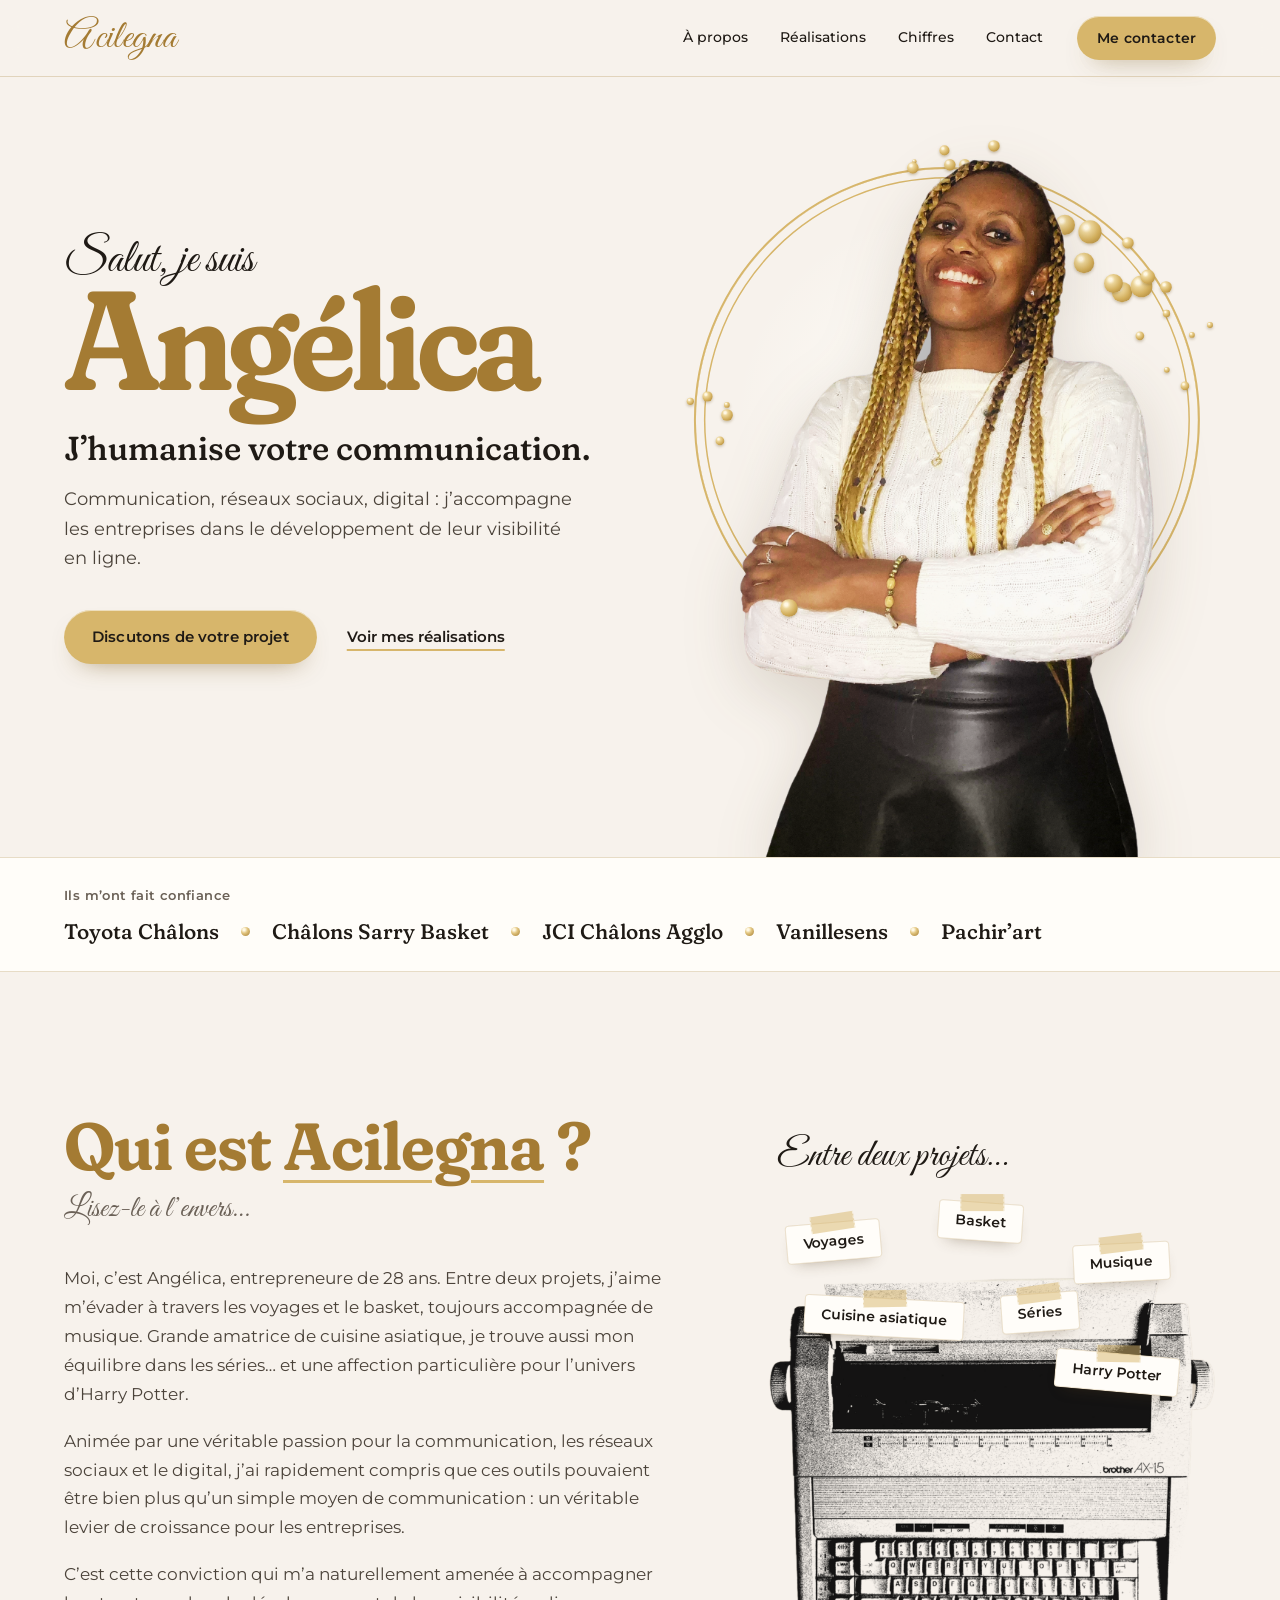
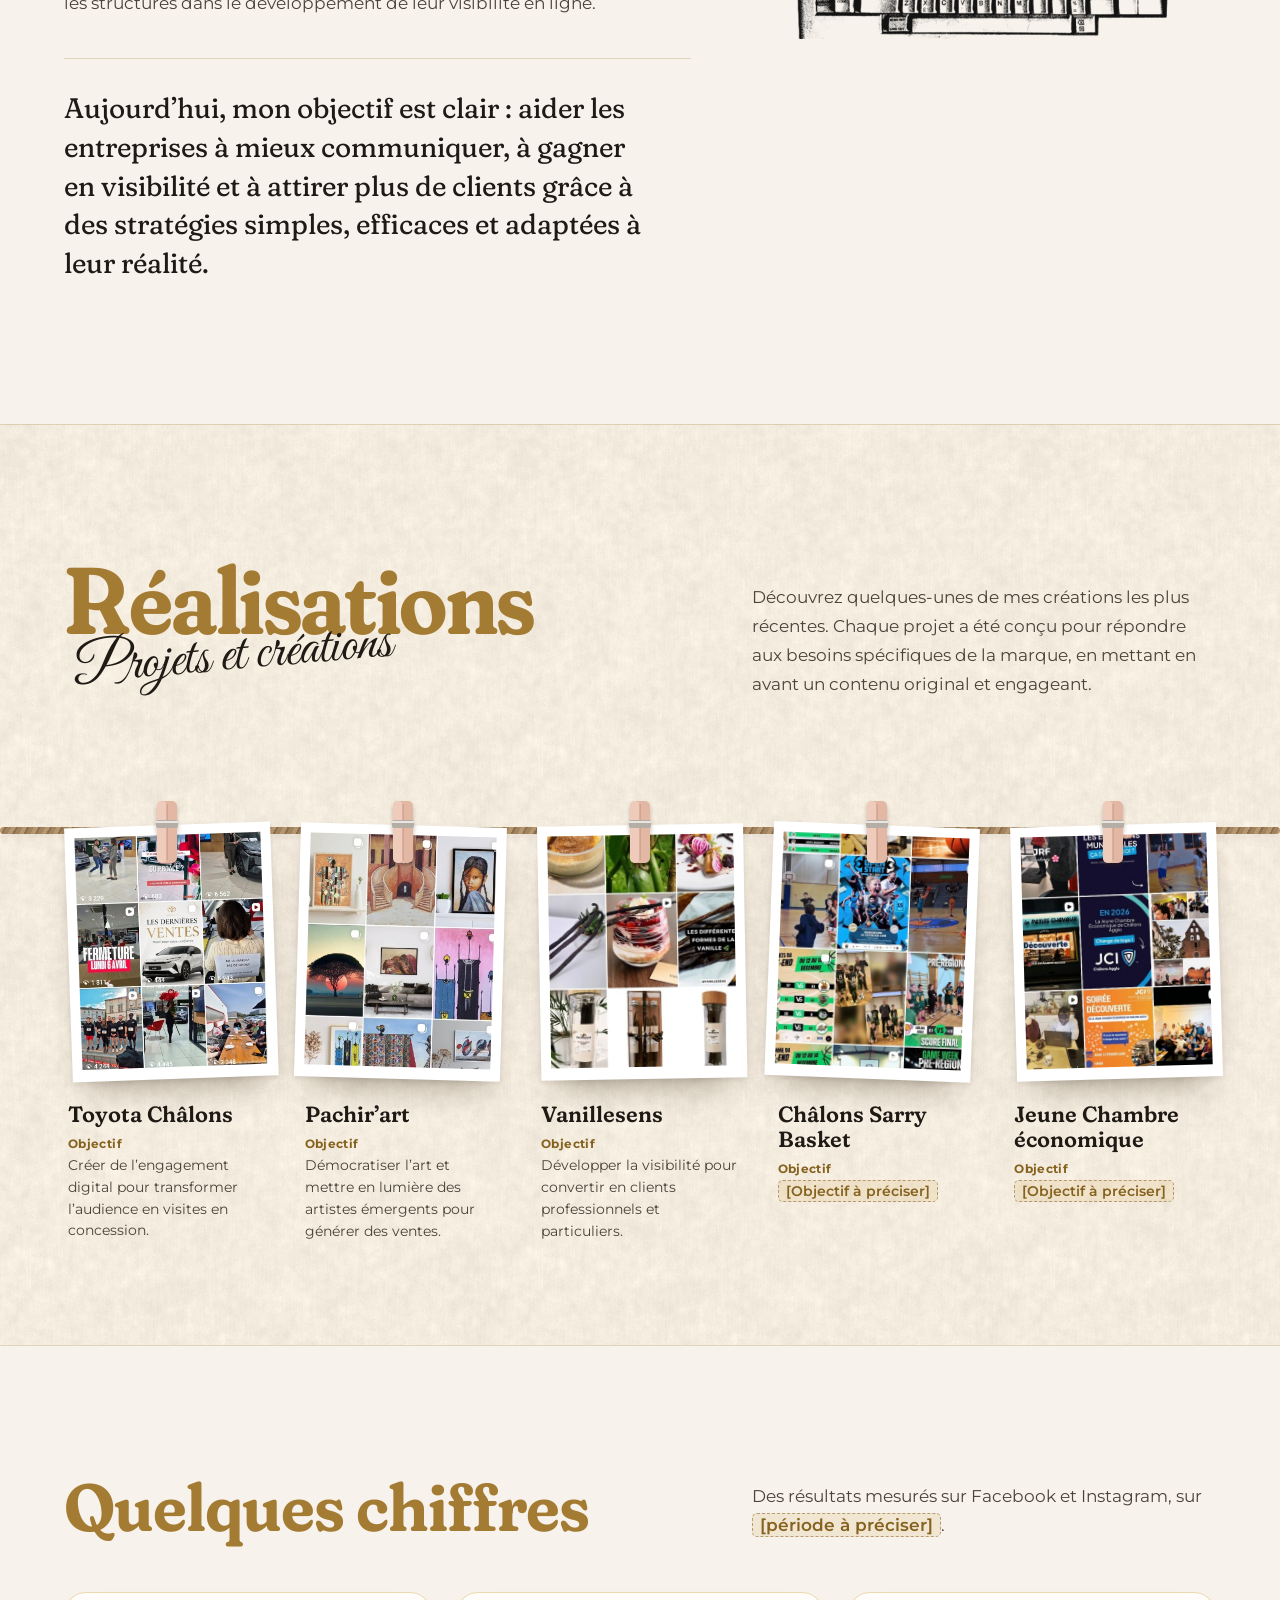
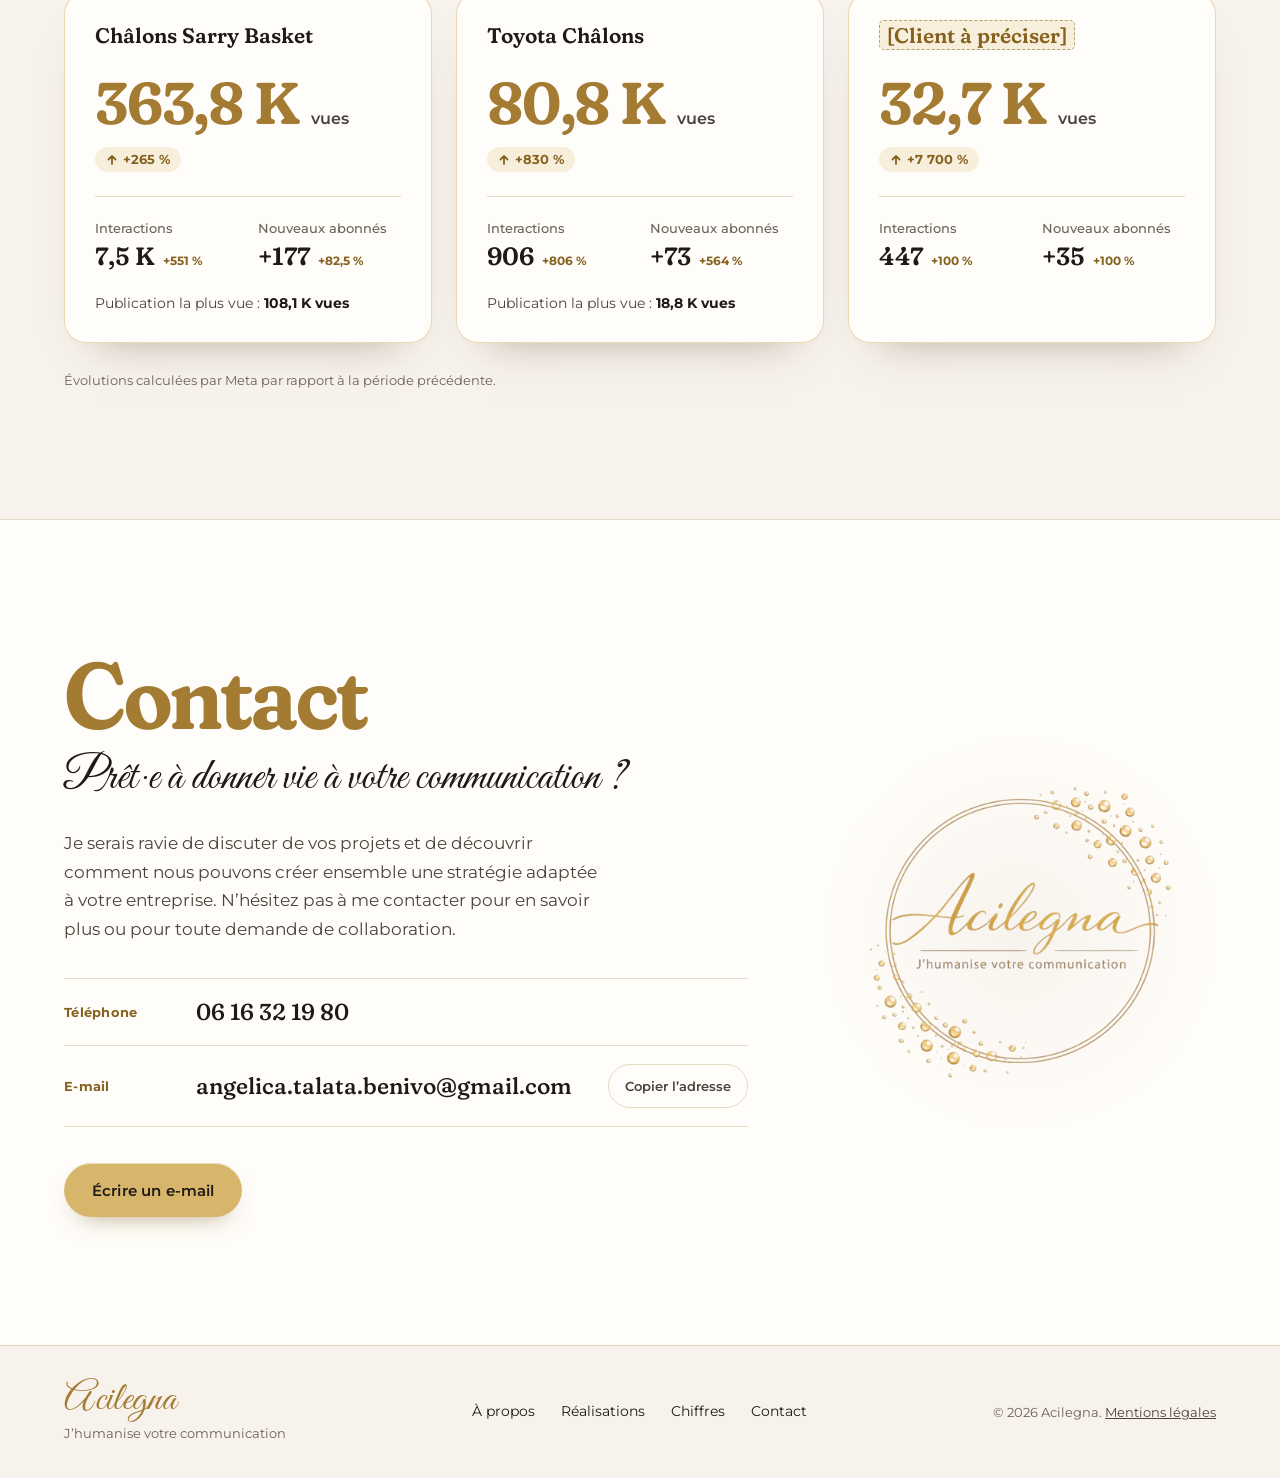
<file: index.html>
<!doctype html>
<html lang="fr">
<head>
<meta charset="utf-8">
<meta name="viewport" content="width=device-width, initial-scale=1">
<title>Acilegna, J’humanise votre communication</title>
<meta name="description" content="Angélica accompagne les entreprises dans leur communication, leurs réseaux sociaux et leur visibilité en ligne.">
<link rel="icon" href="assets/acilegna-logo.png">
<link rel="stylesheet" href="https://fonts.googleapis.com/css2?family=Fraunces:opsz,wght,SOFT,WONK@9..144,300..800,0..100,0..1&family=Great+Vibes&family=Montserrat:wght@400..700&display=swap">
<style>
html { scroll-behavior: smooth; }
body { margin: 0; }
a { color: #86621F; }
a:hover { color: #1F1A15; }

/* ---------- Jetons (tokens) ---------- */
.ac-root {
  --creme: #F7F2EC; --ivoire: #FFFDF9; --papier: #F4ECDF;
  --or: #D7B66B; --or-fonce: #C9A55A; --or-titre: #A47B33; --or-texte: #86621F;
  --or-voile: rgba(215, 182, 107, .2); --trait: rgba(164, 123, 51, .26);
  --encre: #1F1A15; --encre-2: #4B433A; --encre-3: #6B6157;
  --f-titre: "Fraunces", Georgia, "Times New Roman", serif;
  --f-script: "Great Vibes", "Snell Roundhand", cursive;
  --f-texte: "Montserrat", system-ui, -apple-system, "Segoe UI", Roboto, sans-serif;
  --wrap: 1240px; --gut: clamp(20px, 5vw, 64px);
  position: relative; overflow-x: clip;
  font-family: var(--f-texte); font-size: 17px; line-height: 1.7;
  color: var(--encre); background: var(--creme);
  -webkit-font-smoothing: antialiased; text-rendering: optimizeLegibility;
}
.ac-root *, .ac-root *::before, .ac-root *::after { box-sizing: border-box; }
:where(.ac-root) :where(h1, h2, h3, p, figure, blockquote, ul, dl, dd) { margin: 0; }
:where(.ac-root) :where(ul) { padding: 0; list-style: none; }
.ac-root ::selection { background: var(--or); color: var(--encre); }
.ac-root :focus-visible { outline: 2px solid var(--or-titre); outline-offset: 3px; border-radius: 6px; }
.ac-root section { scroll-margin-top: 84px; }
.ac-wrap { width: 100%; max-width: calc(var(--wrap) + 2 * var(--gut)); margin: 0 auto; padding-left: var(--gut); padding-right: var(--gut); }
.ac-serif { font-family: var(--f-titre); font-variation-settings: "SOFT" 100, "WONK" 0; }
.ac-script { font-family: var(--f-script); font-weight: 400; line-height: 1; }
.ac-h2 { font-family: var(--f-titre); font-variation-settings: "SOFT" 100, "WONK" 0; font-weight: 650; font-size: clamp(2.6rem, 5.2vw, 4.6rem); line-height: 1; letter-spacing: -.015em; color: var(--or-titre); text-wrap: balance; }
.ac-todo { padding: 1px 7px; border-radius: 5px; background: var(--or-voile); border: 1px dashed rgba(134, 98, 31, .55); color: var(--or-texte); font-weight: 600; white-space: nowrap; }

/* ---------- Boutons ---------- */
.ac-btn { display: inline-flex; align-items: center; justify-content: center; gap: 10px; min-height: 54px; padding: 0 28px; border: 0; border-radius: 999px; background: var(--or); color: var(--encre); font: 600 15px/1 var(--f-texte); letter-spacing: .01em; text-decoration: none; white-space: nowrap; cursor: pointer; box-shadow: inset 0 1px 0 rgba(255, 255, 255, .55), 0 12px 26px -16px rgba(120, 88, 30, .7); transition: background-color .2s ease, transform .2s ease, box-shadow .2s ease; }
.ac-btn:hover { background: var(--or-fonce); color: var(--encre); transform: translateY(-1px); box-shadow: inset 0 1px 0 rgba(255, 255, 255, .55), 0 18px 32px -16px rgba(120, 88, 30, .75); }
.ac-btn:active { transform: translateY(0); }
.ac-btn--sm { min-height: 44px; padding: 0 20px; font-size: 14px; }
.ac-link { display: inline-flex; align-items: center; min-height: 44px; font-size: 15px; font-weight: 600; color: var(--encre); text-decoration: underline; text-decoration-color: var(--or); text-decoration-thickness: 2px; text-underline-offset: 7px; transition: color .2s ease, text-underline-offset .2s ease; }
.ac-link:hover { color: var(--or-texte); text-underline-offset: 4px; }

/* ---------- En-tête ---------- */
.ac-header { position: sticky; top: 0; z-index: 40; background: rgba(247, 242, 236, .84); -webkit-backdrop-filter: blur(14px) saturate(1.2); backdrop-filter: blur(14px) saturate(1.2); border-bottom: 1px solid var(--trait); }
.ac-header-in { display: flex; align-items: center; gap: 20px; min-height: 76px; }
.ac-wordmark { font-family: var(--f-script); font-size: 40px; line-height: 1; color: var(--or-titre); text-decoration: none; padding: 4px 0; }
.ac-wordmark:hover { color: var(--or-texte); }
.ac-nav { display: flex; gap: 4px; margin-left: auto; }
.ac-nav a { padding: 12px 14px; border-radius: 999px; font-size: 14px; font-weight: 500; color: var(--encre); text-decoration: none; transition: background-color .2s ease, color .2s ease; }
.ac-nav a:hover { color: var(--encre); background: var(--or-voile); }
.ac-menu-btn { display: none; align-items: center; gap: 10px; min-height: 44px; margin-left: auto; padding: 0 16px; border-radius: 999px; border: 1px solid var(--trait); background: var(--ivoire); font: 600 14px/1 var(--f-texte); color: var(--encre); cursor: pointer; }
.ac-menu-btn svg { fill: none; stroke: currentColor; stroke-width: 1.8; stroke-linecap: round; }
.ac-menu { display: grid; padding: 4px var(--gut) 20px; border-top: 1px solid var(--trait); }
.ac-menu a { padding: 14px 0; border-bottom: 1px solid var(--trait); font-family: var(--f-titre); font-variation-settings: "SOFT" 100; font-weight: 500; font-size: 24px; color: var(--encre); text-decoration: none; }

/* ---------- Héros ---------- */
.ac-hero { position: relative; overflow: hidden; }
.ac-hero-grid { display: grid; grid-template-columns: minmax(0, 1.08fr) minmax(0, 1fr); gap: 32px; min-height: 780px; }
.ac-hero-copy { align-self: center; padding: 64px 0 96px; }
.ac-hero-hello { font-size: clamp(2.3rem, 3.6vw, 3.3rem); color: var(--encre); }
.ac-hero-name { margin-top: -.08em; font-family: var(--f-titre); font-variation-settings: "SOFT" 100, "WONK" 0; font-weight: 650; font-size: clamp(4.6rem, 11vw, 9.6rem); line-height: .95; letter-spacing: -.03em; color: var(--or-titre); }
.ac-hero-tagline { margin-top: 22px; font-family: var(--f-titre); font-variation-settings: "SOFT" 100, "WONK" 0; font-weight: 500; font-size: clamp(1.6rem, 2.6vw, 2.3rem); line-height: 1.15; color: var(--encre); }
.ac-hero-lead { margin-top: 18px; max-width: 33rem; font-size: 18px; line-height: 1.65; color: var(--encre-2); text-wrap: pretty; }
.ac-hero-actions { margin-top: 36px; display: flex; flex-wrap: wrap; align-items: center; gap: 14px 30px; }
.ac-hero-visual { position: relative; min-height: 680px; }
.ac-ring-box { position: absolute; z-index: 1; left: 50%; top: 44%; width: min(560px, 94%); aspect-ratio: 1; translate: -50% -50%; }
.ac-ring-box--front { z-index: 3; pointer-events: none; }
.ac-ring-box--front::before { display: none; }
.ac-ring-box::before { content: ""; position: absolute; inset: 8%; border-radius: 50%; background: radial-gradient(closest-side, rgba(255, 253, 249, .95), rgba(255, 253, 249, 0)); }
.ac-ring { position: absolute; inset: 0; border-radius: 50%; border: 2px solid var(--or); box-shadow: inset 0 0 0 8px var(--creme), inset 0 0 0 9.5px var(--or); translate: calc(var(--mx, 0) * -5px) calc(var(--my, 0) * -4px); transition: translate .2s linear; }
.ac-pearls { position: absolute; inset: 0; pointer-events: none; }
.ac-pearls--back { z-index: 1; translate: calc(var(--mx, 0) * -12px) calc(var(--my, 0) * -9px); }
.ac-pearls--front { z-index: 3; translate: calc(var(--mx, 0) * 20px) calc(var(--my, 0) * 15px); }
.ac-pearl { position: absolute; aspect-ratio: 1; border-radius: 50%; scale: 1.45; background: radial-gradient(circle at 34% 30%, #FFF8E4 0 9%, #ECD599 25%, #D3AF5D 58%, #A27A30 100%); box-shadow: 0 1px 2px rgba(110, 80, 25, .32); }
.ac-portrait { position: absolute; z-index: 2; bottom: 0; left: 50%; translate: -50% 0; height: min(700px, 96%); width: auto; max-width: none; filter: drop-shadow(0 20px 30px rgba(80, 60, 30, .16)); }

/* ---------- Clients ---------- */
.ac-clients { position: relative; z-index: 3; background: var(--ivoire); border-top: 1px solid var(--trait); border-bottom: 1px solid var(--trait); }
.ac-clients-in { display: flex; flex-wrap: wrap; align-items: center; gap: 12px 44px; padding-top: 26px; padding-bottom: 26px; }
.ac-clients-label { font-size: 13px; font-weight: 600; letter-spacing: .03em; color: var(--encre-3); }
.ac-clients-list { display: flex; flex-wrap: wrap; align-items: center; row-gap: 8px; }
.ac-clients-list li { display: inline-flex; align-items: center; font-family: var(--f-titre); font-variation-settings: "SOFT" 100, "WONK" 0; font-weight: 500; font-size: 21px; line-height: 1.3; color: var(--encre); }
.ac-clients-list li + li::before { content: ""; width: 9px; height: 9px; margin: 0 22px; border-radius: 50%; background: radial-gradient(circle at 34% 30%, #FFF8E4 0 12%, #E2C57F 40%, #A27A30 100%); }

/* ---------- À propos ---------- */
.ac-about { padding: clamp(84px, 11vw, 150px) 0; }
.ac-about-grid { display: grid; grid-template-columns: minmax(0, 7fr) minmax(0, 5fr); gap: clamp(40px, 6vw, 96px); align-items: start; }
.ac-flip { appearance: none; -webkit-appearance: none; display: inline-grid; margin: 0; padding: 0; border: 0; background: none; font: inherit; font-variation-settings: inherit; letter-spacing: inherit; line-height: inherit; color: inherit; cursor: pointer; perspective: 700px; vertical-align: baseline; }
.ac-flip-in { display: grid; transform-style: preserve-3d; transition: transform .75s cubic-bezier(.3, 1.35, .5, 1); }
.ac-flip-face { grid-area: 1 / 1; -webkit-backface-visibility: hidden; backface-visibility: hidden; text-decoration: underline; text-decoration-color: var(--or); text-decoration-thickness: 3px; text-underline-offset: 10px; }
.ac-flip-back { transform: rotateX(180deg); color: var(--encre); }
.ac-flip:hover .ac-flip-in, .ac-flip:focus-visible .ac-flip-in, .ac-flip[aria-pressed="true"] .ac-flip-in { transform: rotateX(180deg); }
.ac-flip-hint { margin-top: 14px; font-size: 1.9rem; color: var(--encre-3); }
.ac-prose { margin-top: 40px; display: grid; gap: 18px; max-width: 38rem; color: var(--encre-2); text-wrap: pretty; }
.ac-quote { margin-top: 40px; padding-top: 30px; border-top: 1px solid var(--trait); max-width: 40rem; }
.ac-quote p { font-family: var(--f-titre); font-variation-settings: "SOFT" 100, "WONK" 0; font-weight: 400; font-size: clamp(1.4rem, 2.2vw, 1.9rem); line-height: 1.38; color: var(--encre); text-wrap: pretty; }
.ac-about-visual { position: relative; margin-top: 24px; aspect-ratio: 5 / 5.6; }
.ac-about-aside { position: absolute; left: 2%; top: 0; font-size: clamp(2.2rem, 3vw, 2.8rem); color: var(--encre); }
.ac-typewriter { position: absolute; left: 0; bottom: 0; width: 100%; height: auto; mix-blend-mode: multiply; }
.ac-stickers { position: absolute; inset: 0; }
.ac-sticker { position: absolute; padding: 9px 16px 10px; border-radius: 4px; background: var(--ivoire); border: 1px solid rgba(164, 123, 51, .22); box-shadow: 0 8px 16px -10px rgba(80, 60, 30, .45); font-size: 14px; font-weight: 600; line-height: 1.3; white-space: nowrap; color: var(--encre); rotate: var(--r, 0deg); transition: rotate .35s cubic-bezier(.3, 1.4, .5, 1), translate .35s ease; }
.ac-sticker::before { content: ""; position: absolute; left: 50%; top: -9px; width: 44px; height: 17px; translate: -50% 0; rotate: -4deg; background: rgba(215, 182, 107, .5); border-left: 1px dashed rgba(255, 255, 255, .6); border-right: 1px dashed rgba(255, 255, 255, .6); }
.ac-sticker:hover { rotate: 0deg; translate: 0 -4px; }

/* ---------- Réalisations ---------- */
.ac-work { position: relative; padding: clamp(84px, 10vw, 140px) 0 clamp(70px, 8vw, 110px); background: #F4ECDF url(assets/texture-papier.jpg) repeat; background-size: 512px 512px; border-top: 1px solid var(--trait); }
.ac-work-head { display: grid; grid-template-columns: minmax(0, 1fr) minmax(0, 29rem); gap: 28px 64px; align-items: end; }
.ac-work-titles { position: relative; padding-bottom: clamp(36px, 4vw, 54px); }
.ac-work-title { font-size: clamp(3.2rem, 7.4vw, 6.6rem); }
.ac-work-script { position: absolute; left: clamp(4px, 1vw, 16px); bottom: 0; font-size: clamp(2.4rem, 4.4vw, 4.1rem); color: var(--encre); rotate: -5deg; transform-origin: 0 100%; pointer-events: none; }
.ac-work-intro { color: var(--encre-2); text-wrap: pretty; }
.ac-line { position: relative; margin-top: clamp(64px, 8vw, 104px); }
.ac-rope { position: absolute; left: 0; right: 0; top: 26px; height: 7px; border-radius: 4px; background: repeating-linear-gradient(118deg, #B5966F 0 4px, #8C6E50 4px 6px, #A2835F 6px 10px); box-shadow: 0 5px 6px -3px rgba(70, 50, 30, .3); }
.ac-prints { position: relative; display: grid; grid-template-columns: repeat(5, minmax(0, 1fr)); gap: clamp(18px, 2.4vw, 34px); }
.ac-print { position: relative; padding-top: 6px; }
.ac-pin { position: absolute; left: 50%; top: 0; z-index: 2; width: 22px; height: 62px; translate: -50% 0; filter: drop-shadow(0 3px 2px rgba(60, 40, 20, .3)); }
.ac-print-photo { position: relative; margin-top: 18px; padding: 10px 10px 12px; background: #FFFFFF; box-shadow: 0 2px 4px rgba(60, 45, 25, .1), 0 20px 34px -18px rgba(60, 45, 25, .5); transform-origin: 50% 0; rotate: var(--r, 0deg); }
.ac-print:hover .ac-print-photo { animation: ac-swing 1.3s ease-in-out; }
@keyframes ac-swing { 0% { rotate: var(--r, 0deg); } 22% { rotate: calc(var(--r, 0deg) + 4deg); } 50% { rotate: calc(var(--r, 0deg) - 3deg); } 76% { rotate: calc(var(--r, 0deg) + 1.2deg); } 100% { rotate: var(--r, 0deg); } }
.ac-print-photo img { display: block; width: 100%; height: auto; aspect-ratio: 4 / 5; object-fit: cover; object-position: 50% 0; }
.ac-print figcaption { margin-top: 22px; padding: 0 4px; }
.ac-print-name { font-family: var(--f-titre); font-variation-settings: "SOFT" 100, "WONK" 0; font-weight: 600; font-size: 22px; line-height: 1.15; color: var(--encre); }
.ac-print-goal { margin-top: 8px; font-size: 14px; line-height: 1.55; color: var(--encre-2); }
.ac-print-goal strong { display: block; margin-bottom: 2px; font-size: 12px; font-weight: 700; letter-spacing: .03em; color: var(--or-texte); }

/* ---------- Chiffres ---------- */
.ac-stats { padding: clamp(84px, 10vw, 140px) 0; border-top: 1px solid var(--trait); }
.ac-stats-head { display: flex; flex-wrap: wrap; align-items: end; justify-content: space-between; gap: 18px 48px; }
.ac-stats-intro { max-width: 29rem; color: var(--encre-2); text-wrap: pretty; }
.ac-stats-grid { margin-top: 52px; display: grid; grid-template-columns: repeat(auto-fit, minmax(min(100%, 320px), 1fr)); gap: 24px; }
.ac-stat { display: flex; flex-direction: column; padding: 30px 30px 28px; border-radius: 22px; background: var(--ivoire); border: 1px solid rgba(215, 182, 107, .5); box-shadow: 0 26px 44px -34px rgba(80, 60, 30, .5); }
.ac-stat-client { font-family: var(--f-titre); font-variation-settings: "SOFT" 100, "WONK" 0; font-weight: 600; font-size: 21px; line-height: 1.2; color: var(--encre); }
.ac-stat-main { margin-top: 26px; display: flex; flex-wrap: wrap; align-items: baseline; gap: 6px 12px; }
.ac-stat-num { font-family: var(--f-titre); font-variation-settings: "SOFT" 100, "WONK" 0; font-weight: 650; font-size: clamp(3rem, 4.6vw, 4.3rem); line-height: 1; letter-spacing: -.02em; color: var(--or-titre); }
.ac-stat-unit { font-size: 16px; font-weight: 600; color: var(--encre-2); }
.ac-trend { display: inline-flex; align-items: center; gap: 5px; margin-top: 14px; padding: 6px 11px; border-radius: 999px; background: var(--or-voile); color: var(--or-texte); font-size: 13px; font-weight: 700; line-height: 1; align-self: flex-start; }
.ac-trend svg { fill: none; stroke: currentColor; stroke-width: 1.8; stroke-linecap: round; stroke-linejoin: round; }
.ac-stat-list { margin-top: 24px; padding-top: 20px; border-top: 1px solid var(--trait); display: grid; grid-template-columns: repeat(2, minmax(0, 1fr)); gap: 16px 20px; }
.ac-stat-list dt { font-size: 13px; font-weight: 500; color: var(--encre-3); }
.ac-stat-list dd { margin-top: 4px; display: flex; flex-wrap: wrap; align-items: baseline; gap: 2px 8px; font-family: var(--f-titre); font-variation-settings: "SOFT" 100, "WONK" 0; font-weight: 600; font-size: 25px; line-height: 1.1; color: var(--encre); }
.ac-stat-list dd span { font-family: var(--f-texte); font-size: 12px; font-weight: 700; color: var(--or-texte); }
.ac-stat-best { margin-top: auto; padding-top: 22px; font-size: 14px; line-height: 1.5; color: var(--encre-2); }
.ac-stat-best strong { color: var(--encre); }
.ac-stats-note { margin-top: 26px; font-size: 13px; color: var(--encre-3); }

/* ---------- Contact ---------- */
.ac-contact { padding: clamp(84px, 10vw, 140px) 0; background: var(--ivoire); border-top: 1px solid var(--trait); }
.ac-contact-grid { display: grid; grid-template-columns: minmax(0, 7fr) minmax(0, 4fr); gap: clamp(40px, 6vw, 96px); align-items: center; }
.ac-contact-title { font-size: clamp(3.2rem, 7.4vw, 6.6rem); }
.ac-contact-script { margin-top: 10px; font-size: clamp(2rem, 3.4vw, 3.1rem); line-height: 1.15; color: var(--encre); }
.ac-contact-text { margin-top: 26px; max-width: 34rem; color: var(--encre-2); text-wrap: pretty; }
.ac-contact-list { margin-top: 34px; max-width: 44rem; border-top: 1px solid var(--trait); }
.ac-contact-list li { display: flex; flex-wrap: wrap; align-items: center; gap: 6px 20px; padding: 18px 0; border-bottom: 1px solid var(--trait); }
.ac-contact-k { flex: 0 0 7rem; font-size: 13px; font-weight: 700; letter-spacing: .02em; color: var(--or-texte); }
.ac-contact-v { min-width: 0; font-family: var(--f-titre); font-variation-settings: "SOFT" 100, "WONK" 0; font-weight: 500; font-size: clamp(1.15rem, 1.8vw, 1.45rem); line-height: 1.3; color: var(--encre); text-decoration: none; overflow-wrap: anywhere; }
.ac-contact-v:hover { color: var(--or-texte); }
.ac-copy { margin-left: auto; min-height: 44px; padding: 0 16px; border-radius: 999px; border: 1px solid var(--trait); background: transparent; font: 600 13px/1 var(--f-texte); color: var(--encre-2); cursor: pointer; transition: border-color .2s ease, color .2s ease; }
.ac-copy:hover { border-color: var(--or-titre); color: var(--encre); }
.ac-contact-cta { margin-top: 36px; }
.ac-contact-visual { position: relative; display: grid; place-items: center; }
.ac-contact-visual::before { content: ""; position: absolute; width: min(420px, 100%); aspect-ratio: 1; border-radius: 50%; background: radial-gradient(closest-side, rgba(247, 242, 236, .95), rgba(247, 242, 236, 0)); }
.ac-contact-visual img { position: relative; width: min(305px, 80%); height: auto; }

/* ---------- Pied de page ---------- */
.ac-footer { border-top: 1px solid var(--trait); background: var(--creme); }
.ac-footer-in { display: flex; flex-wrap: wrap; align-items: center; justify-content: space-between; gap: 18px 40px; padding-top: 34px; padding-bottom: 34px; }
.ac-footer-tag { margin-top: 2px; font-size: 13px; color: var(--encre-3); }
.ac-footer-nav { display: flex; flex-wrap: wrap; gap: 2px; }
.ac-footer-nav a { padding: 12px; font-size: 14px; color: var(--encre); text-decoration: none; border-radius: 8px; }
.ac-footer-nav a:hover { background: var(--or-voile); color: var(--encre); }
.ac-footer-legal { font-size: 13px; color: var(--encre-3); }
.ac-footer-legal a { color: var(--encre-2); }

/* ---------- Responsive ---------- */
.ac-menu[hidden] { display: none !important; }
@media (min-width: 761px) { .ac-menu { display: none; } }
@media (max-width: 1023px) {
  .ac-hero-grid { grid-template-columns: minmax(0, 1fr); gap: 0; min-height: 0; }
  .ac-hero-copy { padding: 56px 0 28px; }
  .ac-hero-visual { min-height: 0; height: clamp(440px, 112vw, 660px); }
  .ac-ring-box { top: 46%; width: min(540px, 88%); }
  .ac-portrait { height: 94%; }
  .ac-about-grid, .ac-contact-grid, .ac-work-head { grid-template-columns: minmax(0, 1fr); }
  .ac-about-visual { width: 100%; max-width: 520px; margin: 8px auto 0; }
  .ac-prints { display: flex; gap: 22px; overflow-x: auto; scroll-snap-type: x mandatory; scrollbar-width: none; margin: 0 calc(var(--gut) * -1); padding: 0 var(--gut) 16px; }
  .ac-prints::-webkit-scrollbar { display: none; }
  .ac-print { flex: 0 0 min(68vw, 290px); scroll-snap-align: center; }
  .ac-clients-list { display: grid; grid-template-columns: repeat(3, minmax(0, 1fr)); gap: 8px 16px; width: 100%; }
  .ac-clients-list li::before, .ac-clients-list li + li::before { content: ""; flex: none; width: 8px; height: 8px; margin: 0 10px 0 0; border-radius: 50%; background: radial-gradient(circle at 34% 30%, #FFF8E4 0 12%, #E2C57F 40%, #A27A30 100%); }
  .ac-contact-visual { order: -1; justify-items: start; }
  .ac-contact-visual::before { display: none; }
  .ac-contact-visual img { width: min(220px, 60%); }
}
@media (max-width: 760px) {
  .ac-root { font-size: 16px; }
  .ac-nav, .ac-header-cta { display: none; }
  .ac-menu-btn { display: inline-flex; }
  .ac-header-in { min-height: 68px; }
  .ac-wordmark { font-size: 34px; }
  .ac-hero-actions .ac-btn { width: 100%; }
  .ac-clients-in { gap: 12px; }
  .ac-clients-list { grid-template-columns: repeat(2, minmax(0, 1fr)); }
  .ac-clients-list li { font-size: 17px; }
  .ac-stat { padding: 26px 22px 24px; }
  .ac-contact-k { flex-basis: 100%; }
  .ac-copy { margin-left: 0; }
}
@media (prefers-reduced-motion: reduce) {
  html { scroll-behavior: auto; }
  .ac-print:hover .ac-print-photo { animation: none; }
  .ac-flip-in, .ac-sticker, .ac-ring { transition: none; }
  .ac-pearls--back, .ac-pearls--front, .ac-ring { translate: none; }
}
</style>
</head>
<body>
<div class="ac-root">

<header class="ac-header">
<div class="ac-wrap ac-header-in">
<a class="ac-wordmark" href="#accueil">Acilegna</a>
<nav class="ac-nav" aria-label="Navigation principale">
<a href="#a-propos">À propos</a>
<a href="#realisations">Réalisations</a>
<a href="#chiffres">Chiffres</a>
<a href="#contact">Contact</a>
</nav>
<a class="ac-btn ac-btn--sm ac-header-cta" href="#contact">Me contacter</a>
<button class="ac-menu-btn" type="button" aria-expanded="false" aria-controls="ac-menu"><svg width="18" height="18" viewBox="0 0 18 18" aria-hidden="true"><path d="M2 5h14M2 9h14M2 13h14"></path></svg>Menu</button>
</div>
<nav class="ac-menu" id="ac-menu" aria-label="Menu" hidden>
<a href="#a-propos">À propos</a>
<a href="#realisations">Réalisations</a>
<a href="#chiffres">Chiffres</a>
<a href="#contact">Contact</a>
</nav>
</header>

<section class="ac-hero" id="accueil">
<div class="ac-wrap ac-hero-grid">
<div class="ac-hero-copy">
<p class="ac-script ac-hero-hello">Salut, je suis</p>
<h1 class="ac-hero-name">Angélica</h1>
<p class="ac-hero-tagline">J’humanise votre communication.</p>
<p class="ac-hero-lead">Communication, réseaux sociaux, digital&nbsp;: j’accompagne les entreprises dans le développement de leur visibilité en ligne.</p>
<div class="ac-hero-actions">
<a class="ac-btn" href="#contact">Discutons de votre projet</a>
<a class="ac-link" href="#realisations">Voir mes réalisations</a>
</div>
</div>
<div class="ac-hero-visual">
<div class="ac-ring-box" aria-hidden="true">
<div class="ac-ring"></div>
<div class="ac-pearls ac-pearls--back"><span class="ac-pearl" style="left: 67.2%; top: 9.3%; width: 3.2%"></span><span class="ac-pearl" style="left: 76.7%; top: 11.3%; width: 3.14%"></span><span class="ac-pearl" style="left: 72%; top: 10.1%; width: 2.8%"></span><span class="ac-pearl" style="left: 75.8%; top: 17.5%; width: 2.71%"></span><span class="ac-pearl" style="left: 83.2%; top: 23.2%; width: 2.67%"></span><span class="ac-pearl" style="left: 81.6%; top: 21.7%; width: 2.53%"></span><span class="ac-pearl" style="left: 30.7%; top: 88.9%; width: 2.2%"></span><span class="ac-pearl" style="left: 50.7%; top: 6.4%; width: 2.15%"></span><span class="ac-pearl" style="left: 17.7%; top: 93%; width: 2.15%"></span><span class="ac-pearl" style="left: 17.2%; top: 93.9%; width: 2.09%"></span><span class="ac-pearl" style="left: 26.6%; top: 86.9%; width: 1.95%"></span><span class="ac-pearl" style="left: 25.4%; top: 89.7%; width: 1.81%"></span><span class="ac-pearl" style="left: 52.8%; top: -1.2%; width: 1.67%"></span><span class="ac-pearl" style="left: 49.8%; top: -1.2%; width: 1.66%"></span><span class="ac-pearl" style="left: 22.4%; top: 96.4%; width: 1.62%"></span><span class="ac-pearl" style="left: 58.5%; top: -5%; width: 1.57%"></span><span class="ac-pearl" style="left: 85%; top: 14.1%; width: 1.57%"></span><span class="ac-pearl" style="left: 92.6%; top: 22.9%; width: 1.53%"></span><span class="ac-pearl" style="left: 14.7%; top: 87.9%; width: 1.5%"></span><span class="ac-pearl" style="left: 19.8%; top: 94.8%; width: 1.49%"></span><span class="ac-pearl" style="left: 28.8%; top: 94.7%; width: 1.43%"></span><span class="ac-pearl" style="left: 48.8%; top: -4%; width: 1.38%"></span><span class="ac-pearl" style="left: 87.6%; top: 32.7%; width: 1.24%"></span><span class="ac-pearl" style="left: 4.6%; top: 53.6%; width: 1.2%"></span><span class="ac-pearl" style="left: 96.5%; top: 42.7%; width: 1.18%"></span><span class="ac-pearl" style="left: 56.4%; top: 3.2%; width: 1.15%"></span><span class="ac-pearl" style="left: 19%; top: 84.5%; width: 1.15%"></span><span class="ac-pearl" style="left: -1.2%; top: 45.8%; width: 1.07%"></span><span class="ac-pearl" style="left: 22.2%; top: 84%; width: 1.04%"></span><span class="ac-pearl" style="left: 29%; top: 84.7%; width: 0.97%"></span><span class="ac-pearl" style="left: 48.9%; top: 2.4%; width: 0.93%"></span><span class="ac-pearl" style="left: 92.9%; top: 28.5%; width: 0.92%"></span><span class="ac-pearl" style="left: 93.1%; top: 39.7%; width: 0.87%"></span><span class="ac-pearl" style="left: 27.6%; top: 95.1%; width: 0.87%"></span><span class="ac-pearl" style="left: 6.2%; top: 46.6%; width: 0.82%"></span><span class="ac-pearl" style="left: 98%; top: 32.8%; width: 0.79%"></span><span class="ac-pearl" style="left: 26%; top: 89%; width: 0.75%"></span><span class="ac-pearl" style="left: 51%; top: 4.6%; width: 0.73%"></span><span class="ac-pearl" style="left: 101.6%; top: 30.8%; width: 0.72%"></span><span class="ac-pearl" style="left: 43.3%; top: -1.4%; width: 0.6%"></span></div>
</div>
<img class="ac-portrait" src="assets/angelica-portrait.png" alt="Angélica, souriante, les bras croisés" width="567" height="947">
<div class="ac-ring-box ac-ring-box--front" aria-hidden="true">
<div class="ac-pearls ac-pearls--front"><span class="ac-pearl" style="left: 87%; top: 22.1%; width: 2.91%"></span><span class="ac-pearl" style="left: 17.7%; top: 86%; width: 2.31%"></span><span class="ac-pearl" style="left: 88.8%; top: 20.8%; width: 2.06%"></span><span class="ac-pearl" style="left: 42.6%; top: -0.7%; width: 1.65%"></span><span class="ac-pearl" style="left: 5.7%; top: 48.2%; width: 1.5%"></span><span class="ac-pearl" style="left: 2.1%; top: 44.7%; width: 1.33%"></span></div>
</div>
</div>
</div>
</section>

<section class="ac-clients" aria-label="Ils m’ont fait confiance">
<div class="ac-wrap ac-clients-in">
<p class="ac-clients-label">Ils m’ont fait confiance</p>
<ul class="ac-clients-list">
<li>Toyota Châlons</li>
<li>Châlons Sarry Basket</li>
<li>JCI Châlons Agglo</li>
<li>Vanillesens</li>
<li>Pachir’art</li>
</ul>
</div>
</section>

<section class="ac-about" id="a-propos" aria-labelledby="ac-about-title">
<div class="ac-wrap ac-about-grid">
<div class="ac-about-copy">
<h2 class="ac-h2" id="ac-about-title">Qui est <button class="ac-flip" type="button" aria-pressed="false" aria-label="Acilegna, c’est Angélica à l’envers"><span class="ac-flip-in"><span class="ac-flip-face">Acilegna</span><span class="ac-flip-face ac-flip-back">Angélica</span></span></button>&nbsp;?</h2>
<p class="ac-script ac-flip-hint">Lisez-le à l’envers…</p>
<div class="ac-prose">
<p>Moi, c’est Angélica, entrepreneure de 28&nbsp;ans. Entre deux projets, j’aime m’évader à travers les voyages et le basket, toujours accompagnée de musique. Grande amatrice de cuisine asiatique, je trouve aussi mon équilibre dans les séries… et une affection particulière pour l’univers d’Harry Potter.</p>
<p>Animée par une véritable passion pour la communication, les réseaux sociaux et le digital, j’ai rapidement compris que ces outils pouvaient être bien plus qu’un simple moyen de communication&nbsp;: un véritable levier de croissance pour les entreprises.</p>
<p>C’est cette conviction qui m’a naturellement amenée à accompagner les structures dans le développement de leur visibilité en ligne.</p>
</div>
<blockquote class="ac-quote"><p>Aujourd’hui, mon objectif est clair&nbsp;: aider les entreprises à mieux communiquer, à gagner en visibilité et à attirer plus de clients grâce à des stratégies simples, efficaces et adaptées à leur réalité.</p></blockquote>
</div>
<figure class="ac-about-visual">
<p class="ac-script ac-about-aside" aria-hidden="true">Entre deux projets…</p>
<img class="ac-typewriter" src="assets/machine-a-ecrire.png" alt="" width="739" height="600">
<ul class="ac-stickers" aria-label="Ce qu’Angélica aime entre deux projets">
<li class="ac-sticker" style="left: 4%; top: 17%; --r: -5deg">Voyages</li>
<li class="ac-sticker" style="left: 38%; top: 13%; --r: 4deg">Basket</li>
<li class="ac-sticker" style="left: 68%; top: 21%; --r: -3deg">Musique</li>
<li class="ac-sticker" style="left: 8%; top: 32%; --r: 3deg">Cuisine asiatique</li>
<li class="ac-sticker" style="left: 52%; top: 31%; --r: -4deg">Séries</li>
<li class="ac-sticker" style="left: 64%; top: 43%; --r: 5deg">Harry Potter</li>
</ul>
</figure>
</div>
</section>

<section class="ac-work" id="realisations" aria-labelledby="ac-work-title">
<div class="ac-wrap ac-work-head">
<div class="ac-work-titles">
<h2 class="ac-h2 ac-work-title" id="ac-work-title">Réalisations</h2>
<p class="ac-script ac-work-script" aria-hidden="true">Projets et créations</p>
</div>
<p class="ac-work-intro">Découvrez quelques-unes de mes créations les plus récentes. Chaque projet a été conçu pour répondre aux besoins spécifiques de la marque, en mettant en avant un contenu original et engageant.</p>
</div>
<div class="ac-line">
<div class="ac-rope" aria-hidden="true"></div>
<div class="ac-wrap">
<ul class="ac-prints">
<li class="ac-print" style="--r: -2deg">
<svg class="ac-pin" viewBox="0 0 22 62" aria-hidden="true"><rect x="1" y="0" width="20" height="62" rx="5" fill="#E2B7A3"></rect><rect x="1" y="0" width="10" height="62" rx="5" fill="#EECBBB"></rect><path d="M11 3V59" stroke="#C49480" stroke-width="1"></path><rect x="0" y="19" width="22" height="8" rx="2" fill="#B4AEA7"></rect><rect x="0" y="20" width="22" height="2" fill="#E8E5E1"></rect></svg>
<figure>
<div class="ac-print-photo"><img src="assets/grille-toyota-chalons.jpg" alt="Aperçu du compte Instagram de Toyota Châlons" width="334" height="452" loading="lazy"></div>
<figcaption>
<h3 class="ac-print-name">Toyota Châlons</h3>
<p class="ac-print-goal"><strong>Objectif</strong>Créer de l’engagement digital pour transformer l’audience en visites en concession.</p>
</figcaption>
</figure>
</li>
<li class="ac-print" style="--r: 1.6deg">
<svg class="ac-pin" viewBox="0 0 22 62" aria-hidden="true"><rect x="1" y="0" width="20" height="62" rx="5" fill="#E2B7A3"></rect><rect x="1" y="0" width="10" height="62" rx="5" fill="#EECBBB"></rect><path d="M11 3V59" stroke="#C49480" stroke-width="1"></path><rect x="0" y="19" width="22" height="8" rx="2" fill="#B4AEA7"></rect><rect x="0" y="20" width="22" height="2" fill="#E8E5E1"></rect></svg>
<figure>
<div class="ac-print-photo"><img src="assets/grille-pachirart.jpg" alt="Aperçu du compte Instagram de Pachir’art" width="334" height="382" loading="lazy"></div>
<figcaption>
<h3 class="ac-print-name">Pachir’art</h3>
<p class="ac-print-goal"><strong>Objectif</strong>Démocratiser l’art et mettre en lumière des artistes émergents pour générer des ventes.</p>
</figcaption>
</figure>
</li>
<li class="ac-print" style="--r: -1deg">
<svg class="ac-pin" viewBox="0 0 22 62" aria-hidden="true"><rect x="1" y="0" width="20" height="62" rx="5" fill="#E2B7A3"></rect><rect x="1" y="0" width="10" height="62" rx="5" fill="#EECBBB"></rect><path d="M11 3V59" stroke="#C49480" stroke-width="1"></path><rect x="0" y="19" width="22" height="8" rx="2" fill="#B4AEA7"></rect><rect x="0" y="20" width="22" height="2" fill="#E8E5E1"></rect></svg>
<figure>
<div class="ac-print-photo"><img src="assets/grille-vanillesens.jpg" alt="Aperçu du compte Instagram de Vanillesens" width="426" height="470" loading="lazy"></div>
<figcaption>
<h3 class="ac-print-name">Vanillesens</h3>
<p class="ac-print-goal"><strong>Objectif</strong>Développer la visibilité pour convertir en clients professionnels et particuliers.</p>
</figcaption>
</figure>
</li>
<li class="ac-print" style="--r: 2.2deg">
<svg class="ac-pin" viewBox="0 0 22 62" aria-hidden="true"><rect x="1" y="0" width="20" height="62" rx="5" fill="#E2B7A3"></rect><rect x="1" y="0" width="10" height="62" rx="5" fill="#EECBBB"></rect><path d="M11 3V59" stroke="#C49480" stroke-width="1"></path><rect x="0" y="19" width="22" height="8" rx="2" fill="#B4AEA7"></rect><rect x="0" y="20" width="22" height="2" fill="#E8E5E1"></rect></svg>
<figure>
<div class="ac-print-photo"><img src="assets/grille-chalons-sarry-basket.jpg" alt="Aperçu du compte Instagram de Châlons Sarry Basket" width="426" height="470" loading="lazy"></div>
<figcaption>
<h3 class="ac-print-name">Châlons Sarry Basket</h3>
<p class="ac-print-goal"><strong>Objectif</strong><span class="ac-todo">[Objectif à préciser]</span></p>
</figcaption>
</figure>
</li>
<li class="ac-print" style="--r: -1.6deg">
<svg class="ac-pin" viewBox="0 0 22 62" aria-hidden="true"><rect x="1" y="0" width="20" height="62" rx="5" fill="#E2B7A3"></rect><rect x="1" y="0" width="10" height="62" rx="5" fill="#EECBBB"></rect><path d="M11 3V59" stroke="#C49480" stroke-width="1"></path><rect x="0" y="19" width="22" height="8" rx="2" fill="#B4AEA7"></rect><rect x="0" y="20" width="22" height="2" fill="#E8E5E1"></rect></svg>
<figure>
<div class="ac-print-photo"><img src="assets/grille-jci-chalons.jpg" alt="Aperçu du compte Instagram de la Jeune Chambre économique de Châlons Agglo" width="426" height="478" loading="lazy"></div>
<figcaption>
<h3 class="ac-print-name">Jeune Chambre économique</h3>
<p class="ac-print-goal"><strong>Objectif</strong><span class="ac-todo">[Objectif à préciser]</span></p>
</figcaption>
</figure>
</li>
</ul>
</div>
</div>
</section>

<section class="ac-stats" id="chiffres" aria-labelledby="ac-stats-title">
<div class="ac-wrap">
<div class="ac-stats-head">
<h2 class="ac-h2" id="ac-stats-title">Quelques chiffres</h2>
<p class="ac-stats-intro">Des résultats mesurés sur Facebook et Instagram, sur <span class="ac-todo">[période à préciser]</span>.</p>
</div>
<div class="ac-stats-grid">
<article class="ac-stat">
<h3 class="ac-stat-client">Châlons Sarry Basket</h3>
<p class="ac-stat-main"><span class="ac-stat-num">363,8&nbsp;K</span><span class="ac-stat-unit">vues</span></p>
<p class="ac-trend"><svg width="12" height="12" viewBox="0 0 12 12" aria-hidden="true"><path d="M6 10V2M2.5 5.5 6 2l3.5 3.5"></path></svg>+265&nbsp;%</p>
<dl class="ac-stat-list">
<div><dt>Interactions</dt><dd>7,5&nbsp;K<span>+551&nbsp;%</span></dd></div>
<div><dt>Nouveaux abonnés</dt><dd>+177<span>+82,5&nbsp;%</span></dd></div>
</dl>
<p class="ac-stat-best">Publication la plus vue&nbsp;: <strong>108,1&nbsp;K vues</strong></p>
</article>
<article class="ac-stat">
<h3 class="ac-stat-client">Toyota Châlons</h3>
<p class="ac-stat-main"><span class="ac-stat-num">80,8&nbsp;K</span><span class="ac-stat-unit">vues</span></p>
<p class="ac-trend"><svg width="12" height="12" viewBox="0 0 12 12" aria-hidden="true"><path d="M6 10V2M2.5 5.5 6 2l3.5 3.5"></path></svg>+830&nbsp;%</p>
<dl class="ac-stat-list">
<div><dt>Interactions</dt><dd>906<span>+806&nbsp;%</span></dd></div>
<div><dt>Nouveaux abonnés</dt><dd>+73<span>+564&nbsp;%</span></dd></div>
</dl>
<p class="ac-stat-best">Publication la plus vue&nbsp;: <strong>18,8&nbsp;K vues</strong></p>
</article>
<article class="ac-stat">
<h3 class="ac-stat-client"><span class="ac-todo">[Client à préciser]</span></h3>
<p class="ac-stat-main"><span class="ac-stat-num">32,7&nbsp;K</span><span class="ac-stat-unit">vues</span></p>
<p class="ac-trend"><svg width="12" height="12" viewBox="0 0 12 12" aria-hidden="true"><path d="M6 10V2M2.5 5.5 6 2l3.5 3.5"></path></svg>+7&nbsp;700&nbsp;%</p>
<dl class="ac-stat-list">
<div><dt>Interactions</dt><dd>447<span>+100&nbsp;%</span></dd></div>
<div><dt>Nouveaux abonnés</dt><dd>+35<span>+100&nbsp;%</span></dd></div>
</dl>
</article>
</div>
<p class="ac-stats-note">Évolutions calculées par Meta par rapport à la période précédente.</p>
</div>
</section>

<section class="ac-contact" id="contact" aria-labelledby="ac-contact-title">
<div class="ac-wrap ac-contact-grid">
<div class="ac-contact-copy">
<h2 class="ac-h2 ac-contact-title" id="ac-contact-title">Contact</h2>
<p class="ac-script ac-contact-script">Prêt·e à donner vie à votre communication&nbsp;?</p>
<p class="ac-contact-text">Je serais ravie de discuter de vos projets et de découvrir comment nous pouvons créer ensemble une stratégie adaptée à votre entreprise. N’hésitez pas à me contacter pour en savoir plus ou pour toute demande de collaboration.</p>
<ul class="ac-contact-list">
<li><span class="ac-contact-k">Téléphone</span><a class="ac-contact-v" href="tel:+33616321980">06 16 32 19 80</a></li>
<li><span class="ac-contact-k">E-mail</span><a class="ac-contact-v" href="mailto:angelica.talata.benivo@gmail.com">angelica.talata.benivo@gmail.com</a><button class="ac-copy" type="button" data-copy="angelica.talata.benivo@gmail.com">Copier l’adresse</button></li>
</ul>
<div class="ac-contact-cta"><a class="ac-btn" href="mailto:angelica.talata.benivo@gmail.com?subject=Projet%20de%20communication">Écrire un e-mail</a></div>
</div>
<div class="ac-contact-visual">
<img src="assets/acilegna-logo.png" alt="Logo Acilegna, J’humanise votre communication" width="305" height="295">
</div>
</div>
</section>

<footer class="ac-footer">
<div class="ac-wrap ac-footer-in">
<div>
<a class="ac-wordmark" href="#accueil">Acilegna</a>
<p class="ac-footer-tag">J’humanise votre communication</p>
</div>
<nav class="ac-footer-nav" aria-label="Pied de page">
<a href="#a-propos">À propos</a>
<a href="#realisations">Réalisations</a>
<a href="#chiffres">Chiffres</a>
<a href="#contact">Contact</a>
</nav>
<p class="ac-footer-legal">© 2026 Acilegna. <a href="#">Mentions légales</a></p>
</div>
</footer>

</div>
<script>
(function () {
  var reduce = window.matchMedia('(prefers-reduced-motion: reduce)').matches;

  // Menu mobile
  var menuBtn = document.querySelector('.ac-menu-btn');
  var menu = document.getElementById('ac-menu');
  if (menuBtn && menu) {
    menuBtn.addEventListener('click', function () {
      var open = menu.hasAttribute('hidden');
      menu.toggleAttribute('hidden', !open);
      menuBtn.setAttribute('aria-expanded', String(open));
    });
    menu.addEventListener('click', function (e) {
      if (e.target.closest('a')) {
        menu.setAttribute('hidden', '');
        menuBtn.setAttribute('aria-expanded', 'false');
      }
    });
  }

  // « Acilegna » se retourne en « Angélica »
  var flip = document.querySelector('.ac-flip');
  if (flip) {
    flip.addEventListener('click', function () {
      flip.setAttribute('aria-pressed', flip.getAttribute('aria-pressed') === 'true' ? 'false' : 'true');
    });
  }

  // Copier l'adresse e-mail
  document.querySelectorAll('[data-copy]').forEach(function (btn) {
    var label = btn.textContent, timer;
    btn.addEventListener('click', function () {
      if (!navigator.clipboard) return;
      navigator.clipboard.writeText(btn.getAttribute('data-copy')).then(function () {
        btn.textContent = 'Adresse copiée';
        clearTimeout(timer);
        timer = setTimeout(function () { btn.textContent = label; }, 2400);
      });
    });
  });

  // Parallaxe des perles du héros (souris uniquement)
  var hero = document.querySelector('.ac-hero');
  if (hero && !reduce) {
    var tx = 0, ty = 0, x = 0, y = 0, raf = 0;
    var tick = function () {
      x += (tx - x) * 0.08;
      y += (ty - y) * 0.08;
      hero.style.setProperty('--mx', x.toFixed(4));
      hero.style.setProperty('--my', y.toFixed(4));
      raf = Math.abs(tx - x) + Math.abs(ty - y) > 0.0006 ? requestAnimationFrame(tick) : 0;
    };
    hero.addEventListener('pointermove', function (e) {
      if (e.pointerType === 'touch') return;
      var r = hero.getBoundingClientRect();
      tx = Math.max(-1, Math.min(1, (e.clientX - r.left) / r.width * 2 - 1));
      ty = Math.max(-1, Math.min(1, (e.clientY - r.top) / r.height * 2 - 1));
      if (!raf) raf = requestAnimationFrame(tick);
    });
    hero.addEventListener('pointerleave', function () {
      tx = 0; ty = 0;
      if (!raf) raf = requestAnimationFrame(tick);
    });
  }
})();
</script>
</body>
</html>
</file>
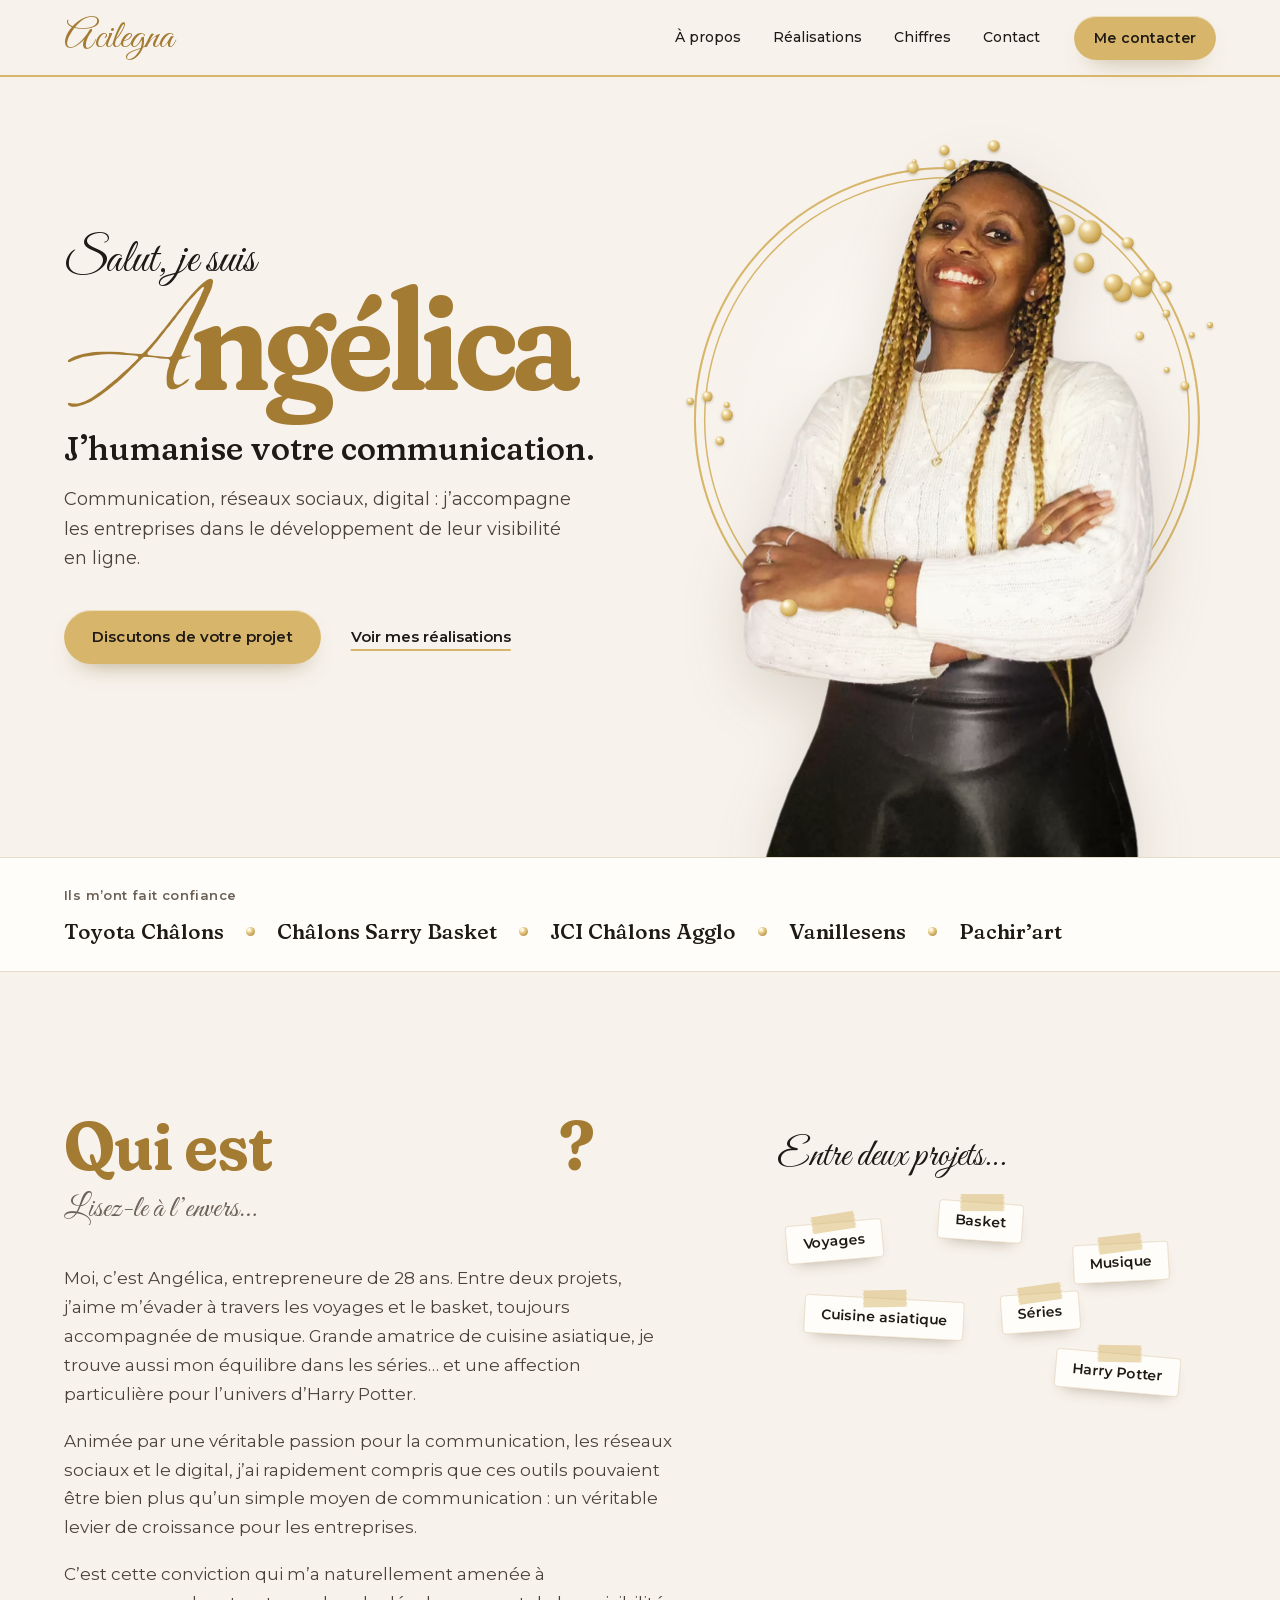
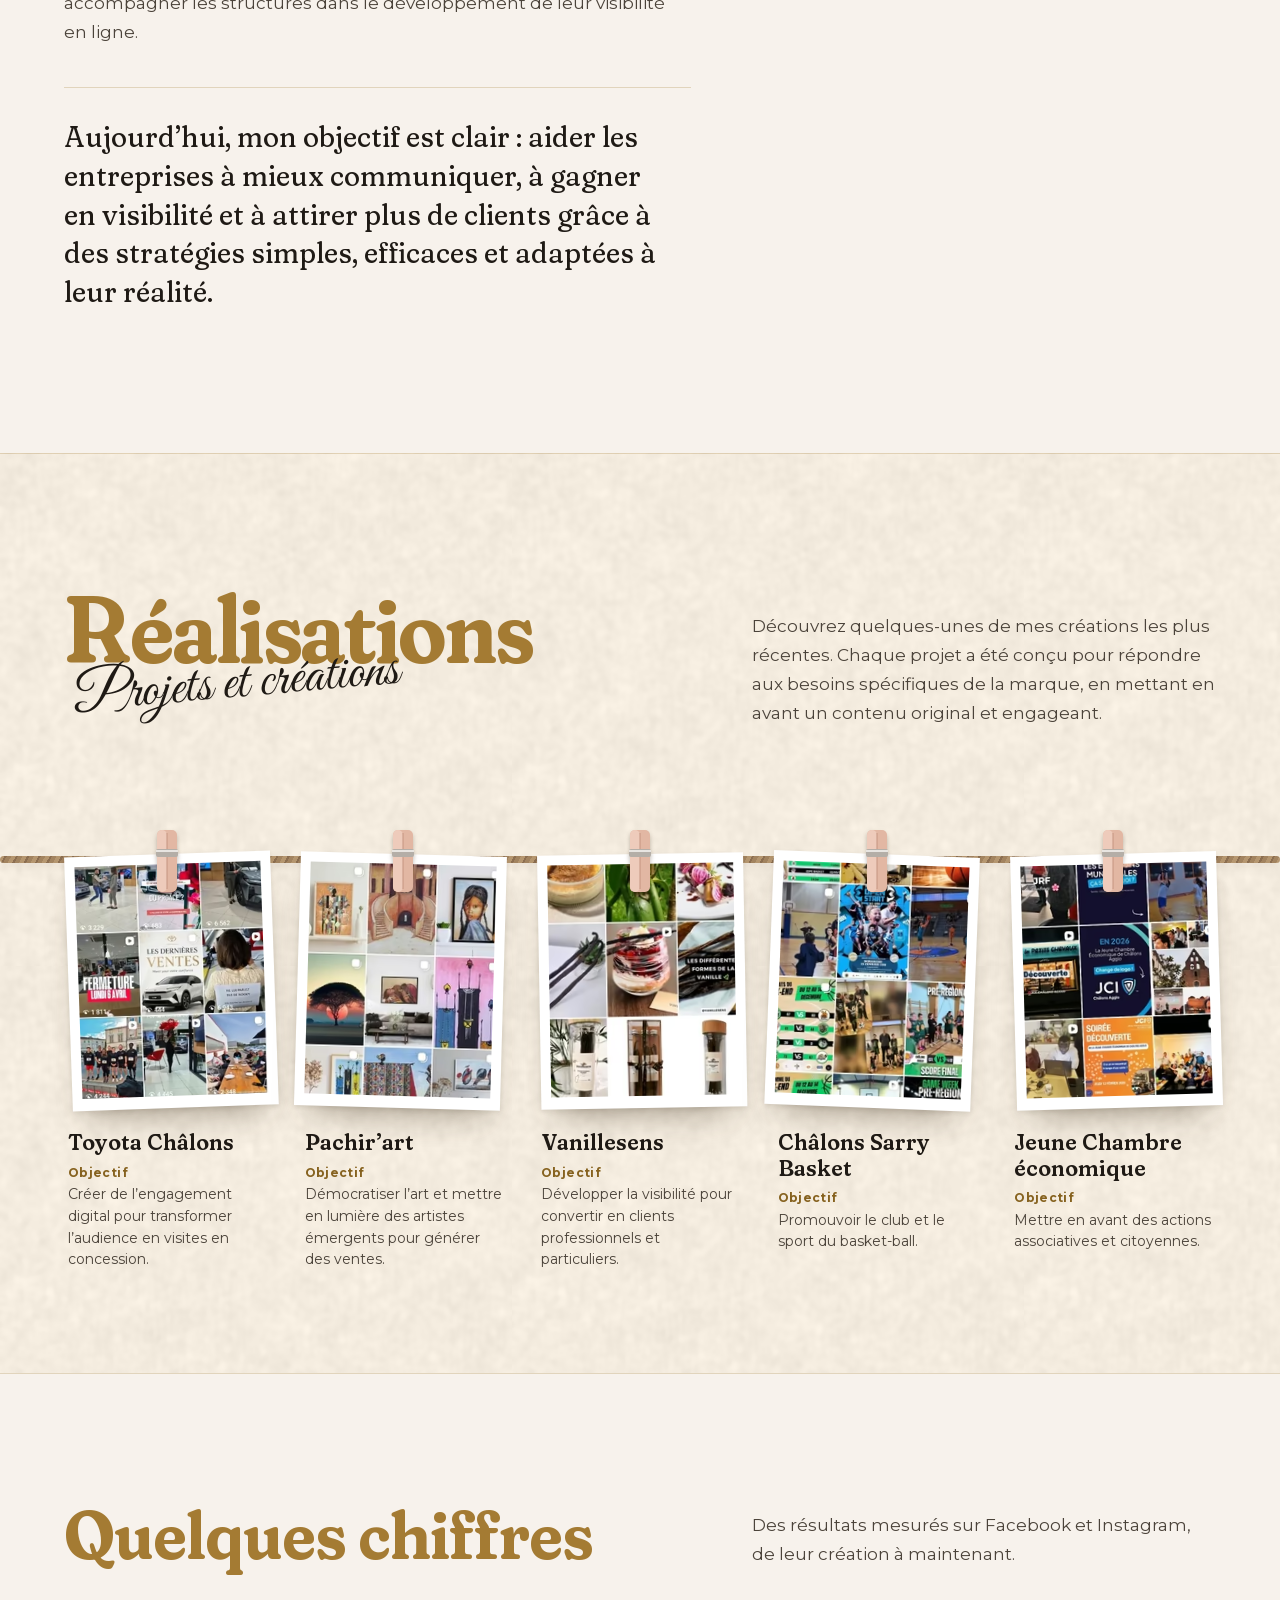
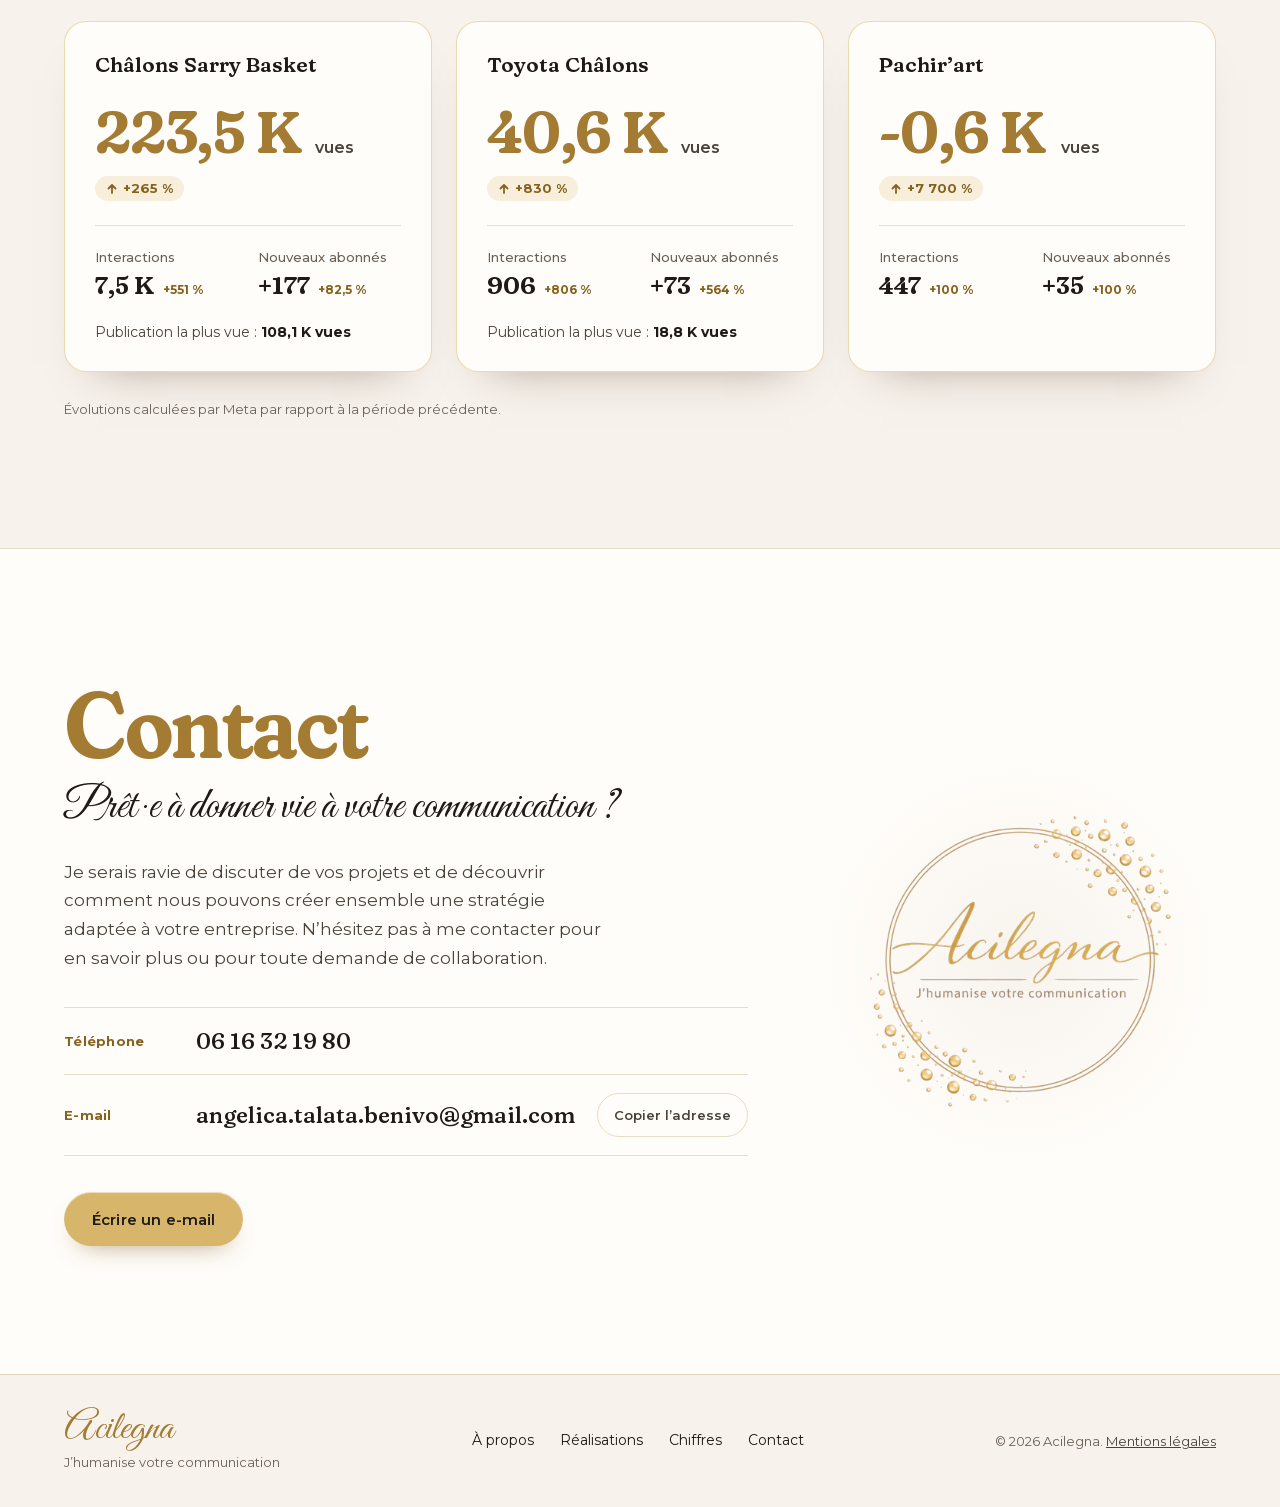
<file: site/index.html>
<!doctype html>
<html lang="fr">
<head>
<meta charset="utf-8">
<meta name="viewport" content="width=device-width, initial-scale=1">
<title>Acilegna, J’humanise votre communication</title>
<meta name="description" content="Angélica accompagne les entreprises dans leur communication, leurs réseaux sociaux et leur visibilité en ligne.">
<link rel="canonical" href="https://acilegna.vercel.app/">
<meta name="theme-color" content="#F7F2EC">

<meta property="og:type" content="website">
<meta property="og:locale" content="fr_FR">
<meta property="og:site_name" content="Acilegna">
<meta property="og:title" content="Acilegna, J’humanise votre communication">
<meta property="og:description" content="Angélica accompagne les entreprises dans leur communication, leurs réseaux sociaux et leur visibilité en ligne.">
<meta property="og:url" content="https://acilegna.vercel.app/">
<meta property="og:image" content="https://acilegna.vercel.app/assets/img/og-image.jpg">
<meta property="og:image:type" content="image/jpeg">
<meta property="og:image:width" content="1200">
<meta property="og:image:height" content="630">
<meta property="og:image:alt" content="Angélica, Acilegna : J’humanise votre communication">
<meta name="twitter:card" content="summary_large_image">

<link rel="icon" href="favicon.ico" sizes="32x32">
<link rel="icon" href="assets/icons/favicon.svg" type="image/svg+xml">
<link rel="apple-touch-icon" href="assets/icons/apple-touch-icon.png">
<link rel="manifest" href="site.webmanifest">

<link rel="preload" href="assets/fonts/fraunces-latin.woff2" as="font" type="font/woff2" crossorigin>
<link rel="preload" href="assets/fonts/montserrat-latin.woff2" as="font" type="font/woff2" crossorigin>
<link rel="preload" href="assets/fonts/great-vibes-latin.woff2" as="font" type="font/woff2" crossorigin>
<script>
/* Animations : activées avant le premier rendu (sauf prefers-reduced-motion), retirées si le script principal ne se charge pas */
if (!matchMedia('(prefers-reduced-motion: reduce)').matches) { document.documentElement.classList.add('ac-motion'); setTimeout(function () { if (!window.acMotion) document.documentElement.classList.remove('ac-motion'); }, 3000); }
</script>
<link rel="stylesheet" href="assets/css/acilegna.css">
<script src="assets/js/acilegna.js" defer></script>

<script type="application/ld+json">
{
  "@context": "https://schema.org",
  "@type": "ProfessionalService",
  "@id": "https://acilegna.vercel.app/#acilegna",
  "name": "Acilegna",
  "slogan": "J’humanise votre communication",
  "description": "Angélica accompagne les entreprises dans leur communication, leurs réseaux sociaux et leur visibilité en ligne.",
  "url": "https://acilegna.vercel.app/",
  "logo": "https://acilegna.vercel.app/assets/img/acilegna-logo.png",
  "image": "https://acilegna.vercel.app/assets/img/og-image.jpg",
  "telephone": "+33616321980",
  "email": "angelica.talata.benivo@gmail.com",
  "knowsAbout": ["Communication", "Réseaux sociaux", "Digital"],
  "founder": {
    "@type": "Person",
    "name": "Angélica Talata Benivo",
    "image": "https://acilegna.vercel.app/assets/img/angelica-portrait.png",
    "worksFor": { "@id": "https://acilegna.vercel.app/#acilegna" }
  }
}
</script>
</head>
<body>
<div class="ac-root">

<header class="ac-header">
<div class="ac-wrap ac-header-in">
<a class="ac-wordmark" href="#accueil">Acilegna</a>
<nav class="ac-nav" aria-label="Navigation principale">
<a href="#a-propos">À propos</a>
<a href="#realisations">Réalisations</a>
<a href="#chiffres">Chiffres</a>
<a href="#contact">Contact</a>
</nav>
<a class="ac-btn ac-btn--sm ac-header-cta" href="#contact">Me contacter</a>
<button class="ac-menu-btn" type="button" aria-expanded="false" aria-controls="ac-menu"><svg width="18" height="18" viewBox="0 0 18 18" aria-hidden="true"><path d="M2 5h14M2 9h14M2 13h14"></path></svg>Menu</button>
</div>
<nav class="ac-menu" id="ac-menu" aria-label="Menu" hidden>
<a href="#a-propos">À propos</a>
<a href="#realisations">Réalisations</a>
<a href="#chiffres">Chiffres</a>
<a href="#contact">Contact</a>
</nav>
</header>

<section class="ac-hero" id="accueil">
<div class="ac-wrap ac-hero-grid">
<div class="ac-hero-copy">
<p class="ac-script ac-hero-hello">Salut, je suis</p>
<h1 class="ac-hero-name"><span class="ac-hero-initial">A</span>ngélica</h1>
<p class="ac-hero-tagline">J’humanise votre communication.</p>
<p class="ac-hero-lead">Communication, réseaux sociaux, digital&nbsp;: j’accompagne les entreprises dans le développement de leur visibilité en ligne.</p>
<div class="ac-hero-actions">
<a class="ac-btn" href="#contact">Discutons de votre projet</a>
<a class="ac-link" href="#realisations">Voir mes réalisations</a>
</div>
</div>
<div class="ac-hero-visual">
<div class="ac-ring-box" aria-hidden="true">
<div class="ac-ring"></div>
<div class="ac-pearls ac-pearls--back"><span class="ac-pearl" style="--i: 0; left: 67.2%; top: 9.3%; width: 3.2%"></span><span class="ac-pearl" style="--i: 1; left: 76.7%; top: 11.3%; width: 3.14%"></span><span class="ac-pearl" style="--i: 2; left: 72%; top: 10.1%; width: 2.8%"></span><span class="ac-pearl" style="--i: 3; left: 75.8%; top: 17.5%; width: 2.71%"></span><span class="ac-pearl" style="--i: 4; left: 83.2%; top: 23.2%; width: 2.67%"></span><span class="ac-pearl" style="--i: 5; left: 81.6%; top: 21.7%; width: 2.53%"></span><span class="ac-pearl" style="--i: 6; left: 30.7%; top: 88.9%; width: 2.2%"></span><span class="ac-pearl" style="--i: 7; left: 50.7%; top: 6.4%; width: 2.15%"></span><span class="ac-pearl" style="--i: 8; left: 17.7%; top: 93%; width: 2.15%"></span><span class="ac-pearl" style="--i: 9; left: 17.2%; top: 93.9%; width: 2.09%"></span><span class="ac-pearl" style="--i: 10; left: 26.6%; top: 86.9%; width: 1.95%"></span><span class="ac-pearl" style="--i: 11; left: 25.4%; top: 89.7%; width: 1.81%"></span><span class="ac-pearl" style="--i: 12; left: 52.8%; top: -1.2%; width: 1.67%"></span><span class="ac-pearl" style="--i: 13; left: 49.8%; top: -1.2%; width: 1.66%"></span><span class="ac-pearl" style="--i: 14; left: 22.4%; top: 96.4%; width: 1.62%"></span><span class="ac-pearl" style="--i: 15; left: 58.5%; top: -5%; width: 1.57%"></span><span class="ac-pearl" style="--i: 16; left: 85%; top: 14.1%; width: 1.57%"></span><span class="ac-pearl" style="--i: 17; left: 92.6%; top: 22.9%; width: 1.53%"></span><span class="ac-pearl" style="--i: 18; left: 14.7%; top: 87.9%; width: 1.5%"></span><span class="ac-pearl" style="--i: 19; left: 19.8%; top: 94.8%; width: 1.49%"></span><span class="ac-pearl" style="--i: 20; left: 28.8%; top: 94.7%; width: 1.43%"></span><span class="ac-pearl" style="--i: 21; left: 48.8%; top: -4%; width: 1.38%"></span><span class="ac-pearl" style="--i: 22; left: 87.6%; top: 32.7%; width: 1.24%"></span><span class="ac-pearl" style="--i: 23; left: 4.6%; top: 53.6%; width: 1.2%"></span><span class="ac-pearl" style="--i: 24; left: 96.5%; top: 42.7%; width: 1.18%"></span><span class="ac-pearl" style="--i: 25; left: 56.4%; top: 3.2%; width: 1.15%"></span><span class="ac-pearl" style="--i: 26; left: 19%; top: 84.5%; width: 1.15%"></span><span class="ac-pearl" style="--i: 27; left: -1.2%; top: 45.8%; width: 1.07%"></span><span class="ac-pearl" style="--i: 28; left: 22.2%; top: 84%; width: 1.04%"></span><span class="ac-pearl" style="--i: 29; left: 29%; top: 84.7%; width: 0.97%"></span><span class="ac-pearl" style="--i: 30; left: 48.9%; top: 2.4%; width: 0.93%"></span><span class="ac-pearl" style="--i: 31; left: 92.9%; top: 28.5%; width: 0.92%"></span><span class="ac-pearl" style="--i: 32; left: 93.1%; top: 39.7%; width: 0.87%"></span><span class="ac-pearl" style="--i: 33; left: 27.6%; top: 95.1%; width: 0.87%"></span><span class="ac-pearl" style="--i: 34; left: 6.2%; top: 46.6%; width: 0.82%"></span><span class="ac-pearl" style="--i: 35; left: 98%; top: 32.8%; width: 0.79%"></span><span class="ac-pearl" style="--i: 36; left: 26%; top: 89%; width: 0.75%"></span><span class="ac-pearl" style="--i: 37; left: 51%; top: 4.6%; width: 0.73%"></span><span class="ac-pearl" style="--i: 38; left: 101.6%; top: 30.8%; width: 0.72%"></span><span class="ac-pearl" style="--i: 39; left: 43.3%; top: -1.4%; width: 0.6%"></span></div>
</div>
<picture><source type="image/avif" srcset="assets/img/angelica-portrait-300.avif 300w, assets/img/angelica-portrait-420.avif 420w, assets/img/angelica-portrait.avif 567w" sizes="(max-width: 392px) 248px, (max-width: 589px) 63vw, (max-width: 1023px) 372px, 420px"><source type="image/webp" srcset="assets/img/angelica-portrait-300.webp 300w, assets/img/angelica-portrait-420.webp 420w, assets/img/angelica-portrait.webp 567w" sizes="(max-width: 392px) 248px, (max-width: 589px) 63vw, (max-width: 1023px) 372px, 420px"><img class="ac-portrait" src="assets/img/angelica-portrait.png" alt="Angélica, souriante, les bras croisés" width="567" height="947" fetchpriority="high"></picture>
<div class="ac-ring-box ac-ring-box--front" aria-hidden="true">
<div class="ac-pearls ac-pearls--front"><span class="ac-pearl" style="--i: 3; left: 87%; top: 22.1%; width: 2.91%"></span><span class="ac-pearl" style="--i: 9; left: 17.7%; top: 86%; width: 2.31%"></span><span class="ac-pearl" style="--i: 15; left: 88.8%; top: 20.8%; width: 2.06%"></span><span class="ac-pearl" style="--i: 21; left: 42.6%; top: -0.7%; width: 1.65%"></span><span class="ac-pearl" style="--i: 27; left: 5.7%; top: 48.2%; width: 1.5%"></span><span class="ac-pearl" style="--i: 33; left: 2.1%; top: 44.7%; width: 1.33%"></span></div>
</div>
</div>
</div>
</section>

<section class="ac-clients" aria-label="Ils m’ont fait confiance">
<div class="ac-wrap ac-clients-in">
<p class="ac-clients-label" data-reveal="up">Ils m’ont fait confiance</p>
<ul class="ac-clients-list" data-reveal-group>
<li>Toyota Châlons</li>
<li>Châlons Sarry Basket</li>
<li>JCI Châlons Agglo</li>
<li>Vanillesens</li>
<li>Pachir’art</li>
</ul>
</div>
</section>

<section class="ac-about" id="a-propos" aria-labelledby="ac-about-title">
<div class="ac-wrap ac-about-grid">
<div class="ac-about-copy">
<h2 class="ac-h2" id="ac-about-title" data-reveal>Qui est <button class="ac-flip" type="button" aria-pressed="false" aria-label="Acilegna, c’est Angélica à l’envers"><span class="ac-flip-in"><span class="ac-flip-face">Acilegna</span><span class="ac-flip-face ac-flip-back">Angélica</span></span></button>&nbsp;?</h2>
<p class="ac-script ac-flip-hint" data-reveal="script">Lisez-le à l’envers…</p>
<div class="ac-prose" data-reveal-group>
<p>Moi, c’est Angélica, entrepreneure de 28&nbsp;ans. Entre deux projets, j’aime m’évader à travers les voyages et le basket, toujours accompagnée de musique. Grande amatrice de cuisine asiatique, je trouve aussi mon équilibre dans les séries… et une affection particulière pour l’univers d’Harry Potter.</p>
<p>Animée par une véritable passion pour la communication, les réseaux sociaux et le digital, j’ai rapidement compris que ces outils pouvaient être bien plus qu’un simple moyen de communication&nbsp;: un véritable levier de croissance pour les entreprises.</p>
<p>C’est cette conviction qui m’a naturellement amenée à accompagner les structures dans le développement de leur visibilité en ligne.</p>
</div>
<blockquote class="ac-quote" data-reveal><p>Aujourd’hui, mon objectif est clair&nbsp;: aider les entreprises à mieux communiquer, à gagner en visibilité et à attirer plus de clients grâce à des stratégies simples, efficaces et adaptées à leur réalité.</p></blockquote>
</div>
<figure class="ac-about-visual">
<p class="ac-script ac-about-aside" aria-hidden="true" data-reveal="script">Entre deux projets…</p>
<picture><source type="image/avif" srcset="assets/img/machine-a-ecrire-360.avif 360w, assets/img/machine-a-ecrire-480.avif 480w, assets/img/machine-a-ecrire.avif 739w" sizes="(max-width: 399px) calc(100vw - 40px), (max-width: 577px) 90vw, (max-width: 1023px) 520px, (max-width: 1375px) 35vw, 481px"><source type="image/webp" srcset="assets/img/machine-a-ecrire-360.webp 360w, assets/img/machine-a-ecrire-480.webp 480w, assets/img/machine-a-ecrire.webp 739w" sizes="(max-width: 399px) calc(100vw - 40px), (max-width: 577px) 90vw, (max-width: 1023px) 520px, (max-width: 1375px) 35vw, 481px"><img class="ac-typewriter" data-reveal="up" src="assets/img/machine-a-ecrire.png" alt="" width="739" height="600" loading="lazy" decoding="async"></picture>
<ul class="ac-stickers" data-reveal-group="stick" aria-label="Ce qu’Angélica aime entre deux projets">
<li class="ac-sticker" style="left: 4%; top: 17%; --r: -5deg">Voyages</li>
<li class="ac-sticker" style="left: 38%; top: 13%; --r: 4deg">Basket</li>
<li class="ac-sticker" style="left: 68%; top: 21%; --r: -3deg">Musique</li>
<li class="ac-sticker" style="left: 8%; top: 32%; --r: 3deg">Cuisine asiatique</li>
<li class="ac-sticker" style="left: 52%; top: 31%; --r: -4deg">Séries</li>
<li class="ac-sticker" style="left: 64%; top: 43%; --r: 5deg">Harry Potter</li>
</ul>
</figure>
</div>
</section>

<section class="ac-work" id="realisations" aria-labelledby="ac-work-title">
<div class="ac-wrap ac-work-head">
<div class="ac-work-titles">
<h2 class="ac-h2 ac-work-title" id="ac-work-title" data-reveal>Réalisations</h2>
<p class="ac-script ac-work-script" aria-hidden="true" data-reveal="script">Projets et créations</p>
</div>
<p class="ac-work-intro" data-reveal>Découvrez quelques-unes de mes créations les plus récentes. Chaque projet a été conçu pour répondre aux besoins spécifiques de la marque, en mettant en avant un contenu original et engageant.</p>
</div>
<div class="ac-line">
<div class="ac-rope" aria-hidden="true" data-reveal="rope"></div>
<div class="ac-wrap">
<ul class="ac-prints" data-reveal-group="print">
<li class="ac-print" style="--r: -2deg">
<svg class="ac-pin" viewBox="0 0 22 62" aria-hidden="true"><rect x="1" y="0" width="20" height="62" rx="5" fill="#E2B7A3"></rect><rect x="1" y="0" width="10" height="62" rx="5" fill="#EECBBB"></rect><path d="M11 3V59" stroke="#C49480" stroke-width="1"></path><rect x="0" y="19" width="22" height="8" rx="2" fill="#B4AEA7"></rect><rect x="0" y="20" width="22" height="2" fill="#E8E5E1"></rect></svg>
<figure>
<div class="ac-print-photo"><picture><source type="image/avif" srcset="assets/img/grille-toyota-chalons-220.avif 220w, assets/img/grille-toyota-chalons.avif 334w" sizes="(max-width: 426px) calc(68vw - 20px), (max-width: 1023px) 270px, (max-width: 1380px) calc(16vw - 20px), 201px"><source type="image/webp" srcset="assets/img/grille-toyota-chalons-220.webp 220w, assets/img/grille-toyota-chalons.webp 334w" sizes="(max-width: 426px) calc(68vw - 20px), (max-width: 1023px) 270px, (max-width: 1380px) calc(16vw - 20px), 201px"><img src="assets/img/grille-toyota-chalons.jpg" alt="Aperçu du compte Instagram de Toyota Châlons" width="334" height="452" loading="lazy" decoding="async"></picture></div>
<figcaption>
<h3 class="ac-print-name">Toyota Châlons</h3>
<p class="ac-print-goal"><strong>Objectif</strong>Créer de l’engagement digital pour transformer l’audience en visites en concession.</p>
</figcaption>
</figure>
</li>
<li class="ac-print" style="--r: 1.6deg">
<svg class="ac-pin" viewBox="0 0 22 62" aria-hidden="true"><rect x="1" y="0" width="20" height="62" rx="5" fill="#E2B7A3"></rect><rect x="1" y="0" width="10" height="62" rx="5" fill="#EECBBB"></rect><path d="M11 3V59" stroke="#C49480" stroke-width="1"></path><rect x="0" y="19" width="22" height="8" rx="2" fill="#B4AEA7"></rect><rect x="0" y="20" width="22" height="2" fill="#E8E5E1"></rect></svg>
<figure>
<div class="ac-print-photo"><picture><source type="image/avif" srcset="assets/img/grille-pachirart-220.avif 220w, assets/img/grille-pachirart.avif 334w" sizes="(max-width: 426px) calc(68vw - 20px), (max-width: 1023px) 270px, (max-width: 1380px) calc(16vw - 20px), 201px"><source type="image/webp" srcset="assets/img/grille-pachirart-220.webp 220w, assets/img/grille-pachirart.webp 334w" sizes="(max-width: 426px) calc(68vw - 20px), (max-width: 1023px) 270px, (max-width: 1380px) calc(16vw - 20px), 201px"><img src="assets/img/grille-pachirart.jpg" alt="Aperçu du compte Instagram de Pachir’art" width="334" height="382" loading="lazy" decoding="async"></picture></div>
<figcaption>
<h3 class="ac-print-name">Pachir’art</h3>
<p class="ac-print-goal"><strong>Objectif</strong>Démocratiser l’art et mettre en lumière des artistes émergents pour générer des ventes.</p>
</figcaption>
</figure>
</li>
<li class="ac-print" style="--r: -1deg">
<svg class="ac-pin" viewBox="0 0 22 62" aria-hidden="true"><rect x="1" y="0" width="20" height="62" rx="5" fill="#E2B7A3"></rect><rect x="1" y="0" width="10" height="62" rx="5" fill="#EECBBB"></rect><path d="M11 3V59" stroke="#C49480" stroke-width="1"></path><rect x="0" y="19" width="22" height="8" rx="2" fill="#B4AEA7"></rect><rect x="0" y="20" width="22" height="2" fill="#E8E5E1"></rect></svg>
<figure>
<div class="ac-print-photo"><picture><source type="image/avif" srcset="assets/img/grille-vanillesens-220.avif 220w, assets/img/grille-vanillesens.avif 426w" sizes="(max-width: 426px) calc(68vw - 20px), (max-width: 1023px) 270px, (max-width: 1380px) calc(16vw - 20px), 201px"><source type="image/webp" srcset="assets/img/grille-vanillesens-220.webp 220w, assets/img/grille-vanillesens.webp 426w" sizes="(max-width: 426px) calc(68vw - 20px), (max-width: 1023px) 270px, (max-width: 1380px) calc(16vw - 20px), 201px"><img src="assets/img/grille-vanillesens.jpg" alt="Aperçu du compte Instagram de Vanillesens" width="426" height="470" loading="lazy" decoding="async"></picture></div>
<figcaption>
<h3 class="ac-print-name">Vanillesens</h3>
<p class="ac-print-goal"><strong>Objectif</strong>Développer la visibilité pour convertir en clients professionnels et particuliers.</p>
</figcaption>
</figure>
</li>
<li class="ac-print" style="--r: 2.2deg">
<svg class="ac-pin" viewBox="0 0 22 62" aria-hidden="true"><rect x="1" y="0" width="20" height="62" rx="5" fill="#E2B7A3"></rect><rect x="1" y="0" width="10" height="62" rx="5" fill="#EECBBB"></rect><path d="M11 3V59" stroke="#C49480" stroke-width="1"></path><rect x="0" y="19" width="22" height="8" rx="2" fill="#B4AEA7"></rect><rect x="0" y="20" width="22" height="2" fill="#E8E5E1"></rect></svg>
<figure>
<div class="ac-print-photo"><picture><source type="image/avif" srcset="assets/img/grille-chalons-sarry-basket-220.avif 220w, assets/img/grille-chalons-sarry-basket.avif 426w" sizes="(max-width: 426px) calc(68vw - 20px), (max-width: 1023px) 270px, (max-width: 1380px) calc(16vw - 20px), 201px"><source type="image/webp" srcset="assets/img/grille-chalons-sarry-basket-220.webp 220w, assets/img/grille-chalons-sarry-basket.webp 426w" sizes="(max-width: 426px) calc(68vw - 20px), (max-width: 1023px) 270px, (max-width: 1380px) calc(16vw - 20px), 201px"><img src="assets/img/grille-chalons-sarry-basket.jpg" alt="Aperçu du compte Instagram de Châlons Sarry Basket" width="426" height="470" loading="lazy" decoding="async"></picture></div>
<figcaption>
<h3 class="ac-print-name">Châlons Sarry Basket</h3>
<p class="ac-print-goal"><strong>Objectif</strong>Promouvoir le club et le sport du basket-ball.</p>
</figcaption>
</figure>
</li>
<li class="ac-print" style="--r: -1.6deg">
<svg class="ac-pin" viewBox="0 0 22 62" aria-hidden="true"><rect x="1" y="0" width="20" height="62" rx="5" fill="#E2B7A3"></rect><rect x="1" y="0" width="10" height="62" rx="5" fill="#EECBBB"></rect><path d="M11 3V59" stroke="#C49480" stroke-width="1"></path><rect x="0" y="19" width="22" height="8" rx="2" fill="#B4AEA7"></rect><rect x="0" y="20" width="22" height="2" fill="#E8E5E1"></rect></svg>
<figure>
<div class="ac-print-photo"><picture><source type="image/avif" srcset="assets/img/grille-jci-chalons-220.avif 220w, assets/img/grille-jci-chalons.avif 426w" sizes="(max-width: 426px) calc(68vw - 20px), (max-width: 1023px) 270px, (max-width: 1380px) calc(16vw - 20px), 201px"><source type="image/webp" srcset="assets/img/grille-jci-chalons-220.webp 220w, assets/img/grille-jci-chalons.webp 426w" sizes="(max-width: 426px) calc(68vw - 20px), (max-width: 1023px) 270px, (max-width: 1380px) calc(16vw - 20px), 201px"><img src="assets/img/grille-jci-chalons.jpg" alt="Aperçu du compte Instagram de la Jeune Chambre économique de Châlons Agglo" width="426" height="478" loading="lazy" decoding="async"></picture></div>
<figcaption>
<h3 class="ac-print-name">Jeune Chambre économique</h3>
<p class="ac-print-goal"><strong>Objectif</strong>Mettre en avant des actions associatives et citoyennes.</p>
</figcaption>
</figure>
</li>
</ul>
</div>
</div>
</section>

<section class="ac-stats" id="chiffres" aria-labelledby="ac-stats-title">
<div class="ac-wrap">
<div class="ac-stats-head">
<h2 class="ac-h2" id="ac-stats-title" data-reveal>Quelques chiffres</h2>
<p class="ac-stats-intro" data-reveal>Des résultats mesurés sur Facebook et Instagram, de leur création à maintenant.</p>
</div>
<div class="ac-stats-grid" data-reveal-group>
<article class="ac-stat">
<h3 class="ac-stat-client">Châlons Sarry Basket</h3>
<p class="ac-stat-main"><span class="ac-stat-num">363,8&nbsp;K</span><span class="ac-stat-unit">vues</span></p>
<p class="ac-trend"><svg width="12" height="12" viewBox="0 0 12 12" aria-hidden="true"><path d="M6 10V2M2.5 5.5 6 2l3.5 3.5"></path></svg>+265&nbsp;%</p>
<dl class="ac-stat-list">
<div><dt>Interactions</dt><dd>7,5&nbsp;K<span>+551&nbsp;%</span></dd></div>
<div><dt>Nouveaux abonnés</dt><dd>+177<span>+82,5&nbsp;%</span></dd></div>
</dl>
<p class="ac-stat-best">Publication la plus vue&nbsp;: <strong>108,1&nbsp;K vues</strong></p>
</article>
<article class="ac-stat">
<h3 class="ac-stat-client">Toyota Châlons</h3>
<p class="ac-stat-main"><span class="ac-stat-num">80,8&nbsp;K</span><span class="ac-stat-unit">vues</span></p>
<p class="ac-trend"><svg width="12" height="12" viewBox="0 0 12 12" aria-hidden="true"><path d="M6 10V2M2.5 5.5 6 2l3.5 3.5"></path></svg>+830&nbsp;%</p>
<dl class="ac-stat-list">
<div><dt>Interactions</dt><dd>906<span>+806&nbsp;%</span></dd></div>
<div><dt>Nouveaux abonnés</dt><dd>+73<span>+564&nbsp;%</span></dd></div>
</dl>
<p class="ac-stat-best">Publication la plus vue&nbsp;: <strong>18,8&nbsp;K vues</strong></p>
</article>
<article class="ac-stat">
<h3 class="ac-stat-client">Pachir’art</h3>
<p class="ac-stat-main"><span class="ac-stat-num">32,7&nbsp;K</span><span class="ac-stat-unit">vues</span></p>
<p class="ac-trend"><svg width="12" height="12" viewBox="0 0 12 12" aria-hidden="true"><path d="M6 10V2M2.5 5.5 6 2l3.5 3.5"></path></svg>+7&nbsp;700&nbsp;%</p>
<dl class="ac-stat-list">
<div><dt>Interactions</dt><dd>447<span>+100&nbsp;%</span></dd></div>
<div><dt>Nouveaux abonnés</dt><dd>+35<span>+100&nbsp;%</span></dd></div>
</dl>
</article>
</div>
<p class="ac-stats-note" data-reveal="fade">Évolutions calculées par Meta par rapport à la période précédente.</p>
</div>
</section>

<section class="ac-contact" id="contact" aria-labelledby="ac-contact-title">
<div class="ac-wrap ac-contact-grid">
<div class="ac-contact-copy">
<h2 class="ac-h2 ac-contact-title" id="ac-contact-title" data-reveal>Contact</h2>
<p class="ac-script ac-contact-script" data-reveal="script">Prêt·e à donner vie à votre communication&nbsp;?</p>
<p class="ac-contact-text" data-reveal>Je serais ravie de discuter de vos projets et de découvrir comment nous pouvons créer ensemble une stratégie adaptée à votre entreprise. N’hésitez pas à me contacter pour en savoir plus ou pour toute demande de collaboration.</p>
<ul class="ac-contact-list" data-reveal-group>
<li><span class="ac-contact-k">Téléphone</span><a class="ac-contact-v" href="tel:+33616321980">06 16 32 19 80</a></li>
<li><span class="ac-contact-k">E-mail</span><a class="ac-contact-v" href="mailto:angelica.talata.benivo@gmail.com">angelica.talata.benivo@gmail.com</a><button class="ac-copy" type="button" data-copy="angelica.talata.benivo@gmail.com">Copier l’adresse</button></li>
</ul>
<div class="ac-contact-cta" data-reveal="up"><a class="ac-btn" href="mailto:angelica.talata.benivo@gmail.com?subject=Projet%20de%20communication">Écrire un e-mail</a></div>
</div>
<div class="ac-contact-visual">
<picture><source type="image/avif" srcset="assets/img/acilegna-logo.avif"><source type="image/webp" srcset="assets/img/acilegna-logo.webp"><img data-reveal="logo" src="assets/img/acilegna-logo.png" alt="Logo Acilegna, J’humanise votre communication" width="305" height="295" loading="lazy" decoding="async"></picture>
</div>
</div>
</section>

<footer class="ac-footer">
<div class="ac-wrap ac-footer-in" data-reveal-group>
<div>
<a class="ac-wordmark" href="#accueil">Acilegna</a>
<p class="ac-footer-tag">J’humanise votre communication</p>
</div>
<nav class="ac-footer-nav" aria-label="Pied de page">
<a href="#a-propos">À propos</a>
<a href="#realisations">Réalisations</a>
<a href="#chiffres">Chiffres</a>
<a href="#contact">Contact</a>
</nav>
<p class="ac-footer-legal">© 2026 Acilegna. <a href="mentions-legales.html">Mentions légales</a></p>
</div>
</footer>

</div>
</body>
</html>
</file>
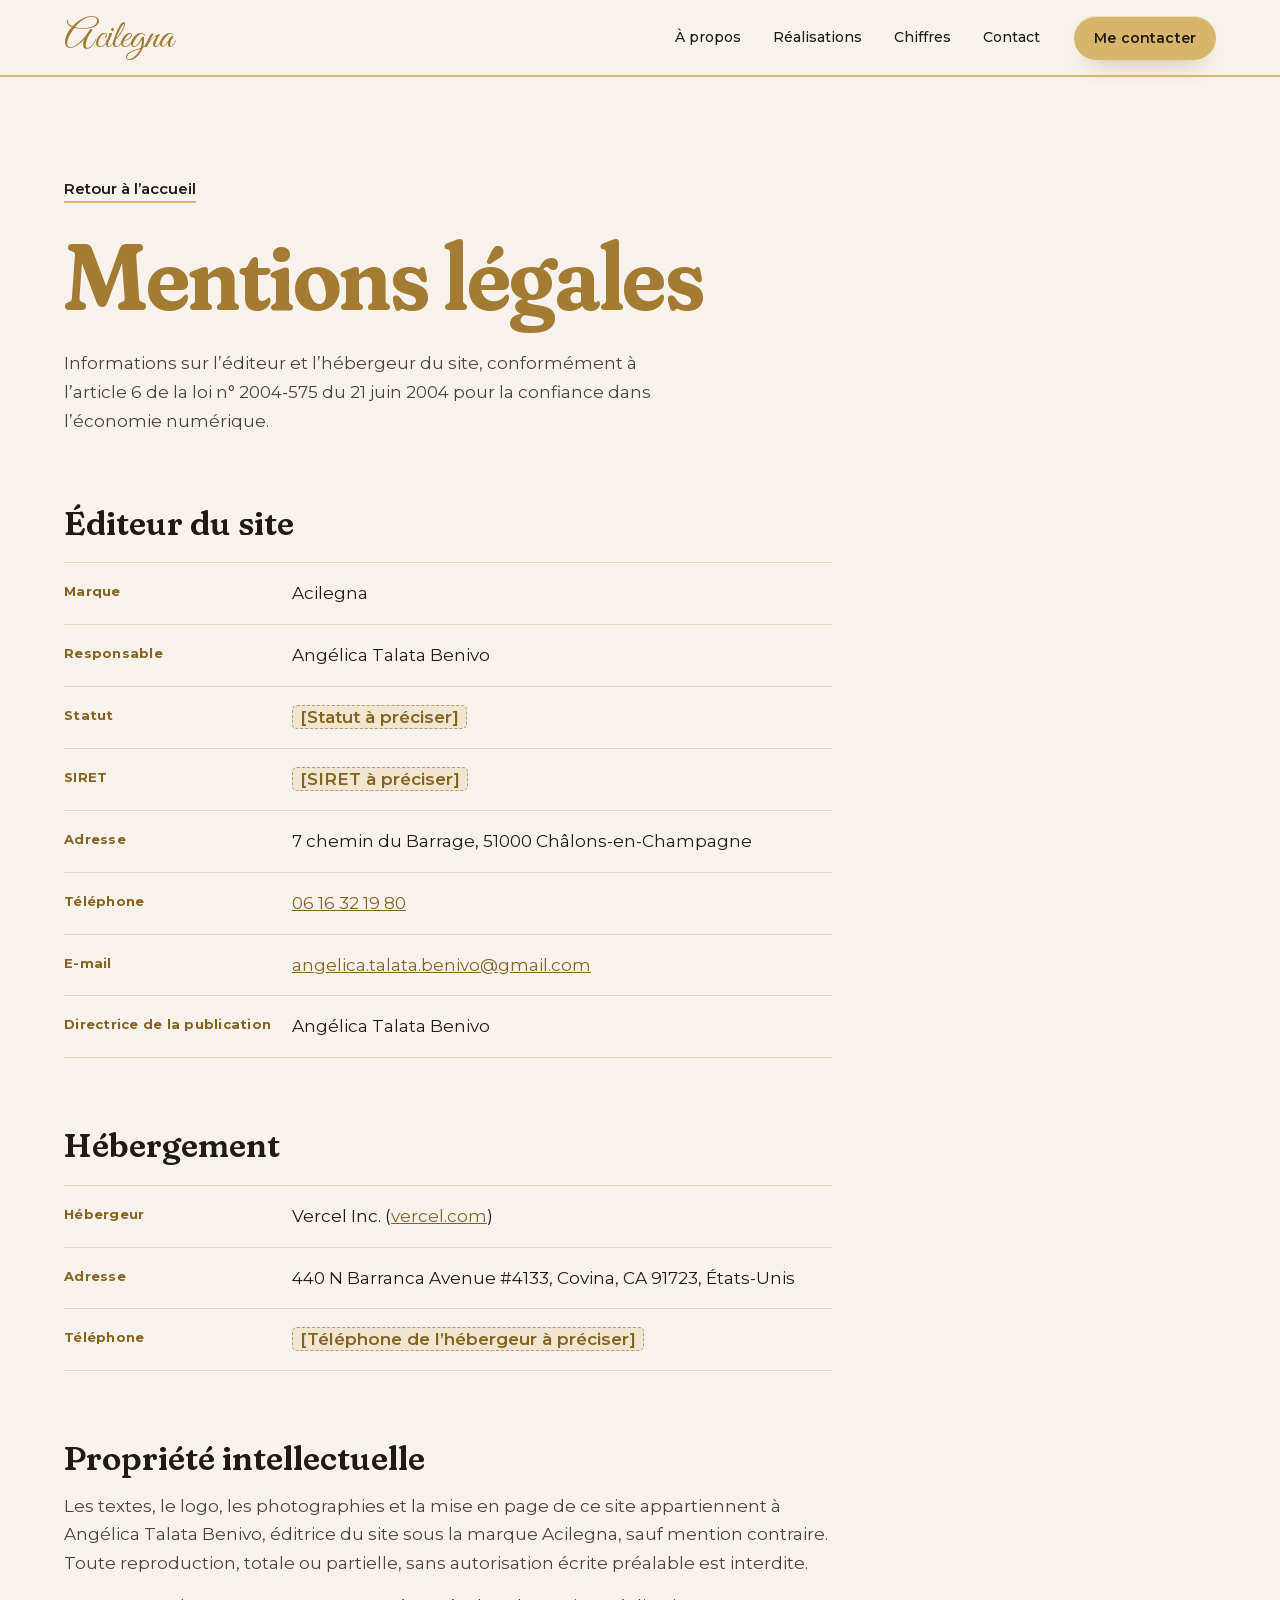
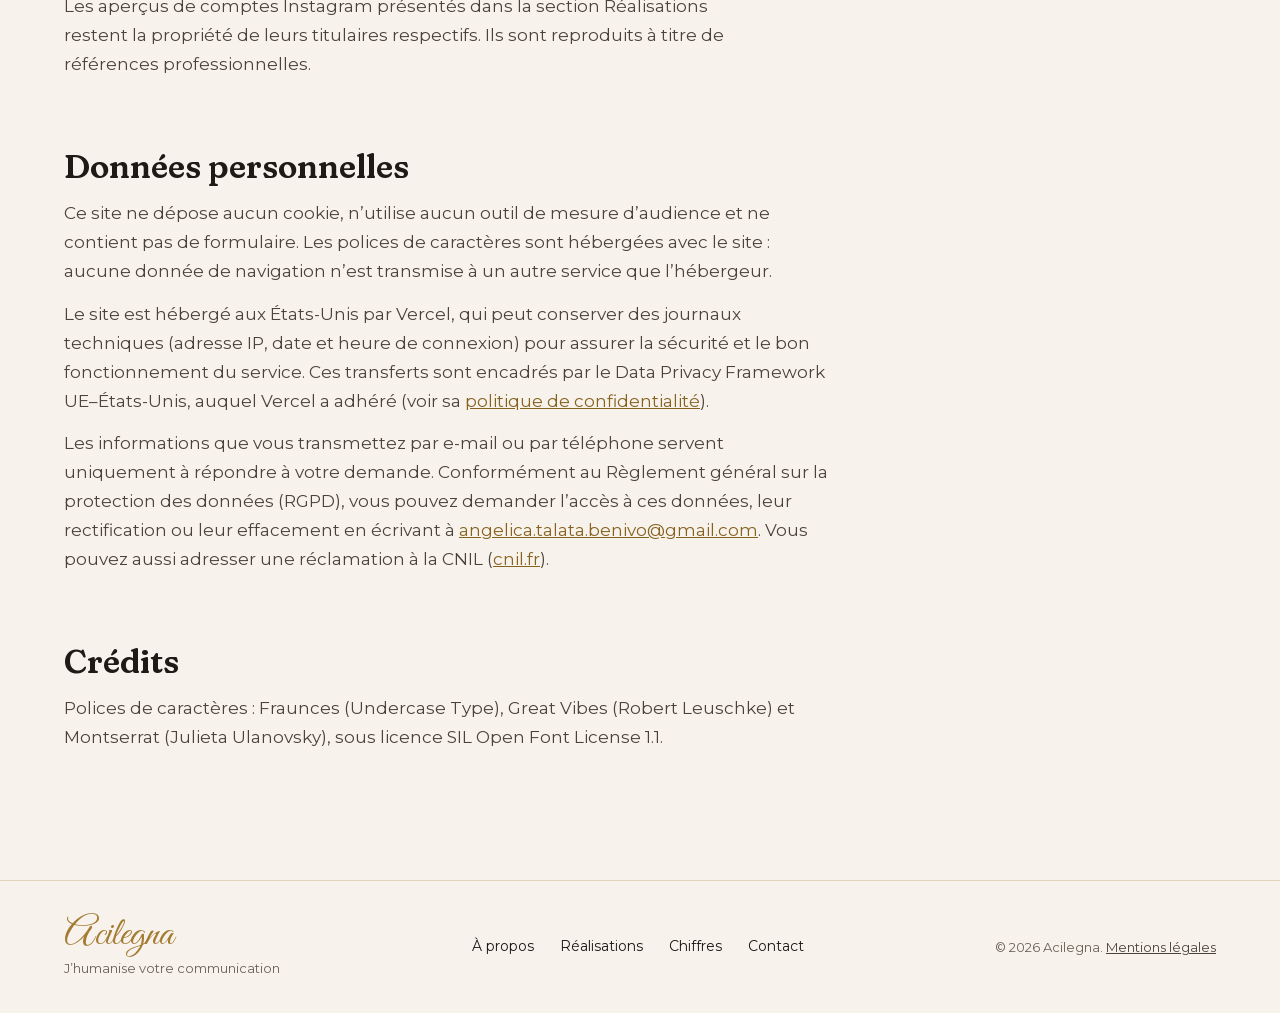
<file: site/mentions-legales.html>
<!doctype html>
<html lang="fr">
<head>
<meta charset="utf-8">
<meta name="viewport" content="width=device-width, initial-scale=1">
<title>Mentions légales, Acilegna</title>
<meta name="description" content="Mentions légales du site Acilegna : éditeur, hébergeur, propriété intellectuelle et données personnelles.">
<link rel="canonical" href="https://acilegna.vercel.app/mentions-legales.html">
<meta name="theme-color" content="#F7F2EC">
<meta property="og:type" content="website">
<meta property="og:locale" content="fr_FR">
<meta property="og:site_name" content="Acilegna">
<meta property="og:title" content="Mentions légales, Acilegna">
<meta property="og:url" content="https://acilegna.vercel.app/mentions-legales.html">
<meta property="og:image" content="https://acilegna.vercel.app/assets/img/og-image.jpg">
<meta name="twitter:card" content="summary_large_image">

<link rel="icon" href="favicon.ico" sizes="32x32">
<link rel="icon" href="assets/icons/favicon.svg" type="image/svg+xml">
<link rel="apple-touch-icon" href="assets/icons/apple-touch-icon.png">
<link rel="manifest" href="site.webmanifest">

<link rel="preload" href="assets/fonts/fraunces-latin.woff2" as="font" type="font/woff2" crossorigin>
<link rel="preload" href="assets/fonts/montserrat-latin.woff2" as="font" type="font/woff2" crossorigin>
<link rel="preload" href="assets/fonts/great-vibes-latin.woff2" as="font" type="font/woff2" crossorigin>
<script>
/* Animations : activées avant le premier rendu (sauf prefers-reduced-motion), retirées si le script principal ne se charge pas */
if (!matchMedia('(prefers-reduced-motion: reduce)').matches) { document.documentElement.classList.add('ac-motion'); setTimeout(function () { if (!window.acMotion) document.documentElement.classList.remove('ac-motion'); }, 3000); }
</script>
<link rel="stylesheet" href="assets/css/acilegna.css">
<script src="assets/js/acilegna.js" defer></script>
</head>
<body>
<div class="ac-root">

<header class="ac-header">
<div class="ac-wrap ac-header-in">
<a class="ac-wordmark" href="/">Acilegna</a>
<nav class="ac-nav" aria-label="Navigation principale">
<a href="/#a-propos">À propos</a>
<a href="/#realisations">Réalisations</a>
<a href="/#chiffres">Chiffres</a>
<a href="/#contact">Contact</a>
</nav>
<a class="ac-btn ac-btn--sm ac-header-cta" href="/#contact">Me contacter</a>
<button class="ac-menu-btn" type="button" aria-expanded="false" aria-controls="ac-menu"><svg width="18" height="18" viewBox="0 0 18 18" aria-hidden="true"><path d="M2 5h14M2 9h14M2 13h14"></path></svg>Menu</button>
</div>
<nav class="ac-menu" id="ac-menu" aria-label="Menu" hidden>
<a href="/#a-propos">À propos</a>
<a href="/#realisations">Réalisations</a>
<a href="/#chiffres">Chiffres</a>
<a href="/#contact">Contact</a>
</nav>
</header>

<main class="ac-legal">
<div class="ac-wrap">
<div class="ac-legal-in">
<a class="ac-link" href="/" data-reveal="up">Retour à l’accueil</a>
<h1 class="ac-h2 ac-legal-title" data-reveal>Mentions légales</h1>
<p class="ac-legal-lead" data-reveal>Informations sur l’éditeur et l’hébergeur du site, conformément à l’article&nbsp;6 de la loi n°&nbsp;2004-575 du 21&nbsp;juin 2004 pour la confiance dans l’économie numérique.</p>

<section data-reveal class="ac-legal-sec" aria-labelledby="ac-legal-editeur">
<h2 id="ac-legal-editeur">Éditeur du site</h2>
<dl class="ac-legal-list">
<div><dt>Marque</dt><dd>Acilegna</dd></div>
<div><dt>Responsable</dt><dd>Angélica Talata Benivo</dd></div>
<div><dt>Statut</dt><dd><span class="ac-todo">[Statut à préciser]</span></dd></div>
<div><dt>SIRET</dt><dd><span class="ac-todo">[SIRET à préciser]</span></dd></div>
<div><dt>Adresse</dt><dd>7 chemin du Barrage, 51000 Châlons-en-Champagne</dd></div>
<div><dt>Téléphone</dt><dd><a href="tel:+33616321980">06 16 32 19 80</a></dd></div>
<div><dt>E-mail</dt><dd><a href="mailto:angelica.talata.benivo@gmail.com">angelica.talata.benivo@gmail.com</a></dd></div>
<div><dt>Directrice de la publication</dt><dd>Angélica Talata Benivo</dd></div>
</dl>
</section>

<section data-reveal class="ac-legal-sec" aria-labelledby="ac-legal-hebergeur">
<h2 id="ac-legal-hebergeur">Hébergement</h2>
<dl class="ac-legal-list">
<div><dt>Hébergeur</dt><dd>Vercel Inc. (<a href="https://vercel.com/">vercel.com</a>)</dd></div>
<div><dt>Adresse</dt><dd>440 N Barranca Avenue #4133, Covina, CA 91723, États-Unis</dd></div>
<div><dt>Téléphone</dt><dd><span class="ac-todo">[Téléphone de l’hébergeur à préciser]</span></dd></div>
</dl>
</section>

<section data-reveal class="ac-legal-sec" aria-labelledby="ac-legal-propriete">
<h2 id="ac-legal-propriete">Propriété intellectuelle</h2>
<p>Les textes, le logo, les photographies et la mise en page de ce site appartiennent à Angélica Talata Benivo, éditrice du site sous la marque Acilegna, sauf mention contraire. Toute reproduction, totale ou partielle, sans autorisation écrite préalable est interdite.</p>
<p>Les aperçus de comptes Instagram présentés dans la section Réalisations restent la propriété de leurs titulaires respectifs. Ils sont reproduits à titre de références professionnelles.</p>
</section>

<section data-reveal class="ac-legal-sec" aria-labelledby="ac-legal-donnees">
<h2 id="ac-legal-donnees">Données personnelles</h2>
<p>Ce site ne dépose aucun cookie, n’utilise aucun outil de mesure d’audience et ne contient pas de formulaire. Les polices de caractères sont hébergées avec le site&nbsp;: aucune donnée de navigation n’est transmise à un autre service que l’hébergeur.</p>
<p>Le site est hébergé aux États-Unis par Vercel, qui peut conserver des journaux techniques (adresse IP, date et heure de connexion) pour assurer la sécurité et le bon fonctionnement du service. Ces transferts sont encadrés par le Data Privacy Framework UE–États-Unis, auquel Vercel a adhéré (voir sa <a href="https://vercel.com/legal/privacy-policy">politique de confidentialité</a>).</p>
<p>Les informations que vous transmettez par e-mail ou par téléphone servent uniquement à répondre à votre demande. Conformément au Règlement général sur la protection des données (RGPD), vous pouvez demander l’accès à ces données, leur rectification ou leur effacement en écrivant à <a href="mailto:angelica.talata.benivo@gmail.com">angelica.talata.benivo@gmail.com</a>. Vous pouvez aussi adresser une réclamation à la CNIL (<a href="https://www.cnil.fr/">cnil.fr</a>).</p>
</section>

<section data-reveal class="ac-legal-sec" aria-labelledby="ac-legal-credits">
<h2 id="ac-legal-credits">Crédits</h2>
<p>Polices de caractères&nbsp;: Fraunces (Undercase Type), Great Vibes (Robert Leuschke) et Montserrat (Julieta Ulanovsky), sous licence SIL Open Font License&nbsp;1.1.</p>
</section>
</div>
</div>
</main>

<footer class="ac-footer">
<div class="ac-wrap ac-footer-in" data-reveal-group>
<div>
<a class="ac-wordmark" href="/">Acilegna</a>
<p class="ac-footer-tag">J’humanise votre communication</p>
</div>
<nav class="ac-footer-nav" aria-label="Pied de page">
<a href="/#a-propos">À propos</a>
<a href="/#realisations">Réalisations</a>
<a href="/#chiffres">Chiffres</a>
<a href="/#contact">Contact</a>
</nav>
<p class="ac-footer-legal">© 2026 Acilegna. <a href="mentions-legales.html" aria-current="page">Mentions légales</a></p>
</div>
</footer>

</div>
</body>
</html>
</file>
<file: site/assets/css/acilegna.css>
/* ---------- Polices auto-hébergées (fichiers Google Fonts, licence SIL OFL 1.1) ---------- */
@font-face { font-family: "Fraunces"; font-style: normal; font-weight: 300 800; font-display: swap; src: url(../fonts/fraunces-latin.woff2) format("woff2"); unicode-range: U+0000-00FF, U+0131, U+0152-0153, U+02BB-02BC, U+02C6, U+02DA, U+02DC, U+0304, U+0308, U+0329, U+2000-206F, U+20AC, U+2122, U+2191, U+2193, U+2212, U+2215, U+FEFF, U+FFFD; }
@font-face { font-family: "Fraunces"; font-style: normal; font-weight: 300 800; font-display: swap; src: url(../fonts/fraunces-latin-ext.woff2) format("woff2"); unicode-range: U+0100-02BA, U+02BD-02C5, U+02C7-02CC, U+02CE-02D7, U+02DD-02FF, U+0304, U+0308, U+0329, U+1D00-1DBF, U+1E00-1E9F, U+1EF2-1EFF, U+2020, U+20A0-20AB, U+20AD-20C4, U+2113, U+2C60-2C7F, U+A720-A7FF; }
@font-face { font-family: "Great Vibes"; font-style: normal; font-weight: 400; font-display: swap; src: url(../fonts/great-vibes-latin.woff2) format("woff2"); unicode-range: U+0000-00FF, U+0131, U+0152-0153, U+02BB-02BC, U+02C6, U+02DA, U+02DC, U+0304, U+0308, U+0329, U+2000-206F, U+20AC, U+2122, U+2191, U+2193, U+2212, U+2215, U+FEFF, U+FFFD; }
@font-face { font-family: "Great Vibes"; font-style: normal; font-weight: 400; font-display: swap; src: url(../fonts/great-vibes-latin-ext.woff2) format("woff2"); unicode-range: U+0100-02BA, U+02BD-02C5, U+02C7-02CC, U+02CE-02D7, U+02DD-02FF, U+0304, U+0308, U+0329, U+1D00-1DBF, U+1E00-1E9F, U+1EF2-1EFF, U+2020, U+20A0-20AB, U+20AD-20C4, U+2113, U+2C60-2C7F, U+A720-A7FF; }
@font-face { font-family: "Montserrat"; font-style: normal; font-weight: 400 700; font-display: swap; src: url(../fonts/montserrat-latin.woff2) format("woff2"); unicode-range: U+0000-00FF, U+0131, U+0152-0153, U+02BB-02BC, U+02C6, U+02DA, U+02DC, U+0304, U+0308, U+0329, U+2000-206F, U+20AC, U+2122, U+2191, U+2193, U+2212, U+2215, U+FEFF, U+FFFD; }
@font-face { font-family: "Montserrat"; font-style: normal; font-weight: 400 700; font-display: swap; src: url(../fonts/montserrat-latin-ext.woff2) format("woff2"); unicode-range: U+0100-02BA, U+02BD-02C5, U+02C7-02CC, U+02CE-02D7, U+02DD-02FF, U+0304, U+0308, U+0329, U+1D00-1DBF, U+1E00-1E9F, U+1EF2-1EFF, U+2020, U+20A0-20AB, U+20AD-20C4, U+2113, U+2C60-2C7F, U+A720-A7FF; }

/* <initiale> */
/* Initiale du titre « Angélica » : le « A » manuscrit du logo, vectorisé (police d’un seul glyphe, métriques verticales de Fraunces pour ne pas changer la hauteur de ligne) */
@font-face { font-family: "Acilegna Initiale"; font-style: normal; font-weight: 1 1000; font-display: block; src: url([data-uri]) format("woff2"); unicode-range: U+0041; }
/* </initiale> */

html { scroll-behavior: smooth; }
body { margin: 0; }
a { color: #86621F; }
a:hover { color: #1F1A15; }

/* ---------- Jetons (tokens) ---------- */
.ac-root {
  --creme: #F7F2EC; --ivoire: #FFFDF9; --papier: #F4ECDF;
  --or: #D7B66B; --or-fonce: #C9A55A; --or-titre: #A47B33; --or-texte: #86621F;
  --or-voile: rgba(215, 182, 107, .2); --trait: rgba(164, 123, 51, .26);
  --encre: #1F1A15; --encre-2: #4B433A; --encre-3: #6B6157;
  --f-titre: "Fraunces", Georgia, "Times New Roman", serif;
  --f-script: "Great Vibes", "Snell Roundhand", cursive;
  --f-texte: "Montserrat", system-ui, -apple-system, "Segoe UI", Roboto, sans-serif;
  --wrap: 1240px; --gut: clamp(20px, 5vw, 64px);
  position: relative; overflow-x: clip;
  font-family: var(--f-texte); font-size: 17px; line-height: 1.7;
  color: var(--encre); background: var(--creme);
  -webkit-font-smoothing: antialiased; text-rendering: optimizeLegibility;
}
.ac-root *, .ac-root *::before, .ac-root *::after { box-sizing: border-box; }
:where(.ac-root) :where(h1, h2, h3, p, figure, blockquote, ul, dl, dd) { margin: 0; }
:where(.ac-root) :where(ul) { padding: 0; list-style: none; }
.ac-root ::selection { background: var(--or); color: var(--encre); }
.ac-root :focus-visible { outline: 2px solid var(--or-titre); outline-offset: 3px; border-radius: 6px; }
.ac-root section { scroll-margin-top: 84px; }
.ac-wrap { width: 100%; max-width: calc(var(--wrap) + 2 * var(--gut)); margin: 0 auto; padding-left: var(--gut); padding-right: var(--gut); }
.ac-serif { font-family: var(--f-titre); font-variation-settings: "SOFT" 100, "WONK" 0; }
.ac-script { font-family: var(--f-script); font-weight: 400; line-height: 1; }
.ac-h2 { font-family: var(--f-titre); font-variation-settings: "SOFT" 100, "WONK" 0; font-weight: 650; font-size: clamp(2.6rem, 5.2vw, 4.6rem); line-height: 1; letter-spacing: -.015em; color: var(--or-titre); text-wrap: balance; }
.ac-root picture { display: contents; } /* <picture> n'ajoute aucune boîte : la mise en page reste celle de l'<img> seule */
.ac-todo { padding: 1px 7px; border-radius: 5px; background: var(--or-voile); border: 1px dashed rgba(134, 98, 31, .55); color: var(--or-texte); font-weight: 600; white-space: nowrap; }

/* ---------- Boutons ---------- */
.ac-btn { display: inline-flex; align-items: center; justify-content: center; gap: 10px; min-height: 54px; padding: 0 28px; border: 0; border-radius: 999px; background: var(--or); color: var(--encre); font: 600 15px/1 var(--f-texte); letter-spacing: .01em; text-decoration: none; white-space: nowrap; cursor: pointer; box-shadow: inset 0 1px 0 rgba(255, 255, 255, .55), 0 12px 26px -16px rgba(120, 88, 30, .7); transition: background-color .2s ease, transform .2s ease, box-shadow .2s ease; }
.ac-btn:hover { background: var(--or-fonce); color: var(--encre); transform: translateY(-1px); box-shadow: inset 0 1px 0 rgba(255, 255, 255, .55), 0 18px 32px -16px rgba(120, 88, 30, .75); }
.ac-btn:active { transform: translateY(0); }
.ac-btn--sm { min-height: 44px; padding: 0 20px; font-size: 14px; }
.ac-link { display: inline-flex; align-items: center; min-height: 44px; font-size: 15px; font-weight: 600; color: var(--encre); text-decoration: underline; text-decoration-color: var(--or); text-decoration-thickness: 2px; text-underline-offset: 7px; transition: color .2s ease, text-underline-offset .2s ease; }
.ac-link:hover { color: var(--or-texte); text-underline-offset: 4px; }

/* ---------- En-tête ---------- */
.ac-header { position: sticky; top: 0; z-index: 40; background: rgba(247, 242, 236, .84); -webkit-backdrop-filter: blur(14px) saturate(1.2); backdrop-filter: blur(14px) saturate(1.2); border-bottom: 1px solid var(--trait); }
.ac-header-in { display: flex; align-items: center; gap: 20px; min-height: 76px; }
.ac-wordmark { font-family: var(--f-script); font-size: 40px; line-height: 1; color: var(--or-titre); text-decoration: none; padding: 4px 0; }
.ac-wordmark:hover { color: var(--or-texte); }
.ac-nav { display: flex; gap: 4px; margin-left: auto; }
.ac-nav a { padding: 12px 14px; border-radius: 999px; font-size: 14px; font-weight: 500; color: var(--encre); text-decoration: none; transition: background-color .2s ease, color .2s ease; }
.ac-nav a:hover { color: var(--encre); background: var(--or-voile); }
.ac-menu-btn { display: none; align-items: center; gap: 10px; min-height: 44px; margin-left: auto; padding: 0 16px; border-radius: 999px; border: 1px solid var(--trait); background: var(--ivoire); font: 600 14px/1 var(--f-texte); color: var(--encre); cursor: pointer; }
.ac-menu-btn svg { fill: none; stroke: currentColor; stroke-width: 1.8; stroke-linecap: round; }
.ac-menu { display: grid; padding: 4px var(--gut) 20px; border-top: 1px solid var(--trait); }
.ac-menu a { padding: 14px 0; border-bottom: 1px solid var(--trait); font-family: var(--f-titre); font-variation-settings: "SOFT" 100; font-weight: 500; font-size: 24px; color: var(--encre); text-decoration: none; }

/* ---------- Héros ---------- */
.ac-hero { position: relative; overflow: hidden; }
.ac-hero-grid { display: grid; grid-template-columns: minmax(0, 1.08fr) minmax(0, 1fr); gap: 32px; min-height: 780px; }
.ac-hero-copy { align-self: center; padding: 64px 0 96px; }
.ac-hero-hello { font-size: clamp(2.3rem, 3.6vw, 3.3rem); color: var(--encre); }
.ac-hero-name { margin-top: -.08em; font-family: var(--f-titre); font-variation-settings: "SOFT" 100, "WONK" 0; font-weight: 650; font-size: clamp(4.6rem, 11vw, 9.6rem); line-height: .95; letter-spacing: -.03em; color: var(--or-titre); }
.ac-hero-name:has(.ac-hero-initial) { white-space: nowrap; } /* l’initiale (inline-block) ne doit pas créer de coupure dans le mot */
.ac-hero-initial { display: inline-block; font-family: "Acilegna Initiale", var(--f-titre); font-variation-settings: normal; }
.ac-hero-tagline { margin-top: 22px; font-family: var(--f-titre); font-variation-settings: "SOFT" 100, "WONK" 0; font-weight: 500; font-size: clamp(1.6rem, 2.6vw, 2.3rem); line-height: 1.15; color: var(--encre); }
.ac-hero-lead { margin-top: 18px; max-width: 33rem; font-size: 18px; line-height: 1.65; color: var(--encre-2); text-wrap: pretty; }
.ac-hero-actions { margin-top: 36px; display: flex; flex-wrap: wrap; align-items: center; gap: 14px 30px; }
.ac-hero-visual { position: relative; min-height: 680px; }
.ac-ring-box { position: absolute; z-index: 1; left: 50%; top: 44%; width: min(560px, 94%); aspect-ratio: 1; translate: -50% -50%; }
.ac-ring-box--front { z-index: 3; pointer-events: none; }
.ac-ring-box--front::before { display: none; }
.ac-ring-box::before { content: ""; position: absolute; inset: 8%; border-radius: 50%; background: radial-gradient(closest-side, rgba(255, 253, 249, .95), rgba(255, 253, 249, 0)); }
.ac-ring { position: absolute; inset: 0; border-radius: 50%; border: 2px solid var(--or); box-shadow: inset 0 0 0 8px var(--creme), inset 0 0 0 9.5px var(--or); translate: calc(var(--mx, 0) * -5px) calc(var(--my, 0) * -4px); transition: translate .2s linear; }
.ac-pearls { position: absolute; inset: 0; pointer-events: none; }
.ac-pearls--back { z-index: 1; translate: calc(var(--mx, 0) * -12px) calc(var(--my, 0) * -9px); }
.ac-pearls--front { z-index: 3; translate: calc(var(--mx, 0) * 20px) calc(var(--my, 0) * 15px); }
.ac-pearl { position: absolute; aspect-ratio: 1; border-radius: 50%; scale: 1.45; background: radial-gradient(circle at 34% 30%, #FFF8E4 0 9%, #ECD599 25%, #D3AF5D 58%, #A27A30 100%); box-shadow: 0 1px 2px rgba(110, 80, 25, .32); }
.ac-portrait { position: absolute; z-index: 2; bottom: 0; left: 50%; translate: -50% 0; height: min(700px, 96%); width: auto; max-width: none; aspect-ratio: 567 / 947; filter: drop-shadow(0 20px 30px rgba(80, 60, 30, .16)); }

/* ---------- Clients ---------- */
.ac-clients { position: relative; z-index: 3; background: var(--ivoire); border-top: 1px solid var(--trait); border-bottom: 1px solid var(--trait); }
.ac-clients-in { display: flex; flex-wrap: wrap; align-items: center; gap: 12px 44px; padding-top: 26px; padding-bottom: 26px; }
.ac-clients-label { font-size: 13px; font-weight: 600; letter-spacing: .03em; color: var(--encre-3); }
.ac-clients-list { display: flex; flex-wrap: wrap; align-items: center; row-gap: 8px; }
.ac-clients-list li { display: inline-flex; align-items: center; font-family: var(--f-titre); font-variation-settings: "SOFT" 100, "WONK" 0; font-weight: 500; font-size: 21px; line-height: 1.3; color: var(--encre); }
.ac-clients-list li + li::before { content: ""; width: 9px; height: 9px; margin: 0 22px; border-radius: 50%; background: radial-gradient(circle at 34% 30%, #FFF8E4 0 12%, #E2C57F 40%, #A27A30 100%); }

/* ---------- À propos ---------- */
.ac-about { padding: clamp(84px, 11vw, 150px) 0; }
.ac-about-grid { display: grid; grid-template-columns: minmax(0, 7fr) minmax(0, 5fr); gap: clamp(40px, 6vw, 96px); align-items: start; }
.ac-flip { appearance: none; -webkit-appearance: none; display: inline-grid; margin: 0; padding: 0; border: 0; background: none; font: inherit; font-variation-settings: inherit; letter-spacing: inherit; line-height: inherit; color: inherit; cursor: pointer; perspective: 700px; vertical-align: baseline; }
.ac-flip-in { display: grid; transform-style: preserve-3d; transition: transform .75s cubic-bezier(.3, 1.35, .5, 1); }
.ac-flip-face { grid-area: 1 / 1; -webkit-backface-visibility: hidden; backface-visibility: hidden; text-decoration: underline; text-decoration-color: var(--or); text-decoration-thickness: 3px; text-underline-offset: 10px; }
.ac-flip-back { transform: rotateX(180deg); color: var(--encre); }
.ac-flip:hover .ac-flip-in, .ac-flip:focus-visible .ac-flip-in, .ac-flip[aria-pressed="true"] .ac-flip-in { transform: rotateX(180deg); }
.ac-flip-hint { margin-top: 14px; font-size: 1.9rem; color: var(--encre-3); }
.ac-prose { margin-top: 40px; display: grid; gap: 18px; max-width: 38rem; color: var(--encre-2); text-wrap: pretty; }
.ac-quote { margin-top: 40px; padding-top: 30px; border-top: 1px solid var(--trait); max-width: 40rem; }
.ac-quote p { font-family: var(--f-titre); font-variation-settings: "SOFT" 100, "WONK" 0; font-weight: 400; font-size: clamp(1.4rem, 2.2vw, 1.9rem); line-height: 1.38; color: var(--encre); text-wrap: pretty; }
.ac-about-visual { position: relative; margin-top: 24px; aspect-ratio: 5 / 5.6; }
.ac-about-aside { position: absolute; left: 2%; top: 0; font-size: clamp(2.2rem, 3vw, 2.8rem); color: var(--encre); }
.ac-typewriter { position: absolute; left: 0; bottom: 0; width: 100%; height: auto; aspect-ratio: 739 / 600; mix-blend-mode: multiply; }
.ac-stickers { position: absolute; inset: 0; }
.ac-sticker { position: absolute; padding: 9px 16px 10px; border-radius: 4px; background: var(--ivoire); border: 1px solid rgba(164, 123, 51, .22); box-shadow: 0 8px 16px -10px rgba(80, 60, 30, .45); font-size: 14px; font-weight: 600; line-height: 1.3; white-space: nowrap; color: var(--encre); rotate: var(--r, 0deg); transition: rotate .35s cubic-bezier(.3, 1.4, .5, 1), translate .35s ease; }
.ac-sticker::before { content: ""; position: absolute; left: 50%; top: -9px; width: 44px; height: 17px; translate: -50% 0; rotate: -4deg; background: rgba(215, 182, 107, .5); border-left: 1px dashed rgba(255, 255, 255, .6); border-right: 1px dashed rgba(255, 255, 255, .6); }
.ac-sticker:hover { rotate: 0deg; translate: 0 -4px; }

/* ---------- Réalisations ---------- */
.ac-work { position: relative; padding: clamp(84px, 10vw, 140px) 0 clamp(70px, 8vw, 110px); background: #F4ECDF url(../img/texture-papier.jpg) repeat; background-image: image-set(url(../img/texture-papier.avif) type("image/avif"), url(../img/texture-papier.webp) type("image/webp"), url(../img/texture-papier.jpg) type("image/jpeg")); background-size: 512px 512px; border-top: 1px solid var(--trait); }
.ac-work-head { display: grid; grid-template-columns: minmax(0, 1fr) minmax(0, 29rem); gap: 28px 64px; align-items: end; }
.ac-work-titles { position: relative; padding-bottom: clamp(36px, 4vw, 54px); }
.ac-work-title { font-size: clamp(3.2rem, 7.4vw, 6.6rem); }
.ac-work-script { position: absolute; left: clamp(4px, 1vw, 16px); bottom: 0; font-size: clamp(2.4rem, 4.4vw, 4.1rem); color: var(--encre); rotate: -5deg; transform-origin: 0 100%; pointer-events: none; }
.ac-work-intro { color: var(--encre-2); text-wrap: pretty; }
.ac-line { position: relative; margin-top: clamp(64px, 8vw, 104px); }
.ac-rope { position: absolute; left: 0; right: 0; top: 26px; height: 7px; border-radius: 4px; background: repeating-linear-gradient(118deg, #B5966F 0 4px, #8C6E50 4px 6px, #A2835F 6px 10px); box-shadow: 0 5px 6px -3px rgba(70, 50, 30, .3); }
.ac-prints { position: relative; display: grid; grid-template-columns: repeat(5, minmax(0, 1fr)); gap: clamp(18px, 2.4vw, 34px); }
.ac-print { position: relative; padding-top: 6px; }
.ac-pin { position: absolute; left: 50%; top: 0; z-index: 2; width: 22px; height: 62px; translate: -50% 0; filter: drop-shadow(0 3px 2px rgba(60, 40, 20, .3)); }
.ac-print-photo { position: relative; margin-top: 18px; padding: 10px 10px 12px; background: #FFFFFF; box-shadow: 0 2px 4px rgba(60, 45, 25, .1), 0 20px 34px -18px rgba(60, 45, 25, .5); transform-origin: 50% 0; rotate: var(--r, 0deg); }
.ac-print:hover .ac-print-photo { animation: ac-swing 1.3s ease-in-out; }
@keyframes ac-swing { 0% { rotate: var(--r, 0deg); } 22% { rotate: calc(var(--r, 0deg) + 4deg); } 50% { rotate: calc(var(--r, 0deg) - 3deg); } 76% { rotate: calc(var(--r, 0deg) + 1.2deg); } 100% { rotate: var(--r, 0deg); } }
.ac-print-photo img { display: block; width: 100%; height: auto; aspect-ratio: 4 / 5; object-fit: cover; object-position: 50% 0; }
.ac-print figcaption { margin-top: 22px; padding: 0 4px; }
.ac-print-name { font-family: var(--f-titre); font-variation-settings: "SOFT" 100, "WONK" 0; font-weight: 600; font-size: 22px; line-height: 1.15; color: var(--encre); }
.ac-print-goal { margin-top: 8px; font-size: 14px; line-height: 1.55; color: var(--encre-2); }
.ac-print-goal strong { display: block; margin-bottom: 2px; font-size: 12px; font-weight: 700; letter-spacing: .03em; color: var(--or-texte); }

/* ---------- Chiffres ---------- */
.ac-stats { padding: clamp(84px, 10vw, 140px) 0; border-top: 1px solid var(--trait); }
.ac-stats-head { display: flex; flex-wrap: wrap; align-items: end; justify-content: space-between; gap: 18px 48px; }
.ac-stats-intro { max-width: 29rem; color: var(--encre-2); text-wrap: pretty; }
.ac-stats-grid { margin-top: 52px; display: grid; grid-template-columns: repeat(auto-fit, minmax(min(100%, 320px), 1fr)); gap: 24px; }
.ac-stat { display: flex; flex-direction: column; padding: 30px 30px 28px; border-radius: 22px; background: var(--ivoire); border: 1px solid rgba(215, 182, 107, .5); box-shadow: 0 26px 44px -34px rgba(80, 60, 30, .5); }
.ac-stat-client { font-family: var(--f-titre); font-variation-settings: "SOFT" 100, "WONK" 0; font-weight: 600; font-size: 21px; line-height: 1.2; color: var(--encre); }
.ac-stat-main { margin-top: 26px; display: flex; flex-wrap: wrap; align-items: baseline; gap: 6px 12px; }
.ac-stat-num { font-family: var(--f-titre); font-variation-settings: "SOFT" 100, "WONK" 0; font-weight: 650; font-size: clamp(3rem, 4.6vw, 4.3rem); line-height: 1; letter-spacing: -.02em; color: var(--or-titre); }
.ac-stat-unit { font-size: 16px; font-weight: 600; color: var(--encre-2); }
.ac-trend { display: inline-flex; align-items: center; gap: 5px; margin-top: 14px; padding: 6px 11px; border-radius: 999px; background: var(--or-voile); color: var(--or-texte); font-size: 13px; font-weight: 700; line-height: 1; align-self: flex-start; }
.ac-trend svg { fill: none; stroke: currentColor; stroke-width: 1.8; stroke-linecap: round; stroke-linejoin: round; }
.ac-stat-list { margin-top: 24px; padding-top: 20px; border-top: 1px solid var(--trait); display: grid; grid-template-columns: repeat(2, minmax(0, 1fr)); gap: 16px 20px; }
.ac-stat-list dt { font-size: 13px; font-weight: 500; color: var(--encre-3); }
.ac-stat-list dd { margin-top: 4px; display: flex; flex-wrap: wrap; align-items: baseline; gap: 2px 8px; font-family: var(--f-titre); font-variation-settings: "SOFT" 100, "WONK" 0; font-weight: 600; font-size: 25px; line-height: 1.1; color: var(--encre); }
.ac-stat-list dd span { font-family: var(--f-texte); font-size: 12px; font-weight: 700; color: var(--or-texte); }
.ac-stat-best { margin-top: auto; padding-top: 22px; font-size: 14px; line-height: 1.5; color: var(--encre-2); }
.ac-stat-best strong { color: var(--encre); }
.ac-stats-note { margin-top: 26px; font-size: 13px; color: var(--encre-3); }

/* ---------- Contact ---------- */
.ac-contact { padding: clamp(84px, 10vw, 140px) 0; background: var(--ivoire); border-top: 1px solid var(--trait); }
.ac-contact-grid { display: grid; grid-template-columns: minmax(0, 7fr) minmax(0, 4fr); gap: clamp(40px, 6vw, 96px); align-items: center; }
.ac-contact-title { font-size: clamp(3.2rem, 7.4vw, 6.6rem); }
.ac-contact-script { margin-top: 10px; font-size: clamp(2rem, 3.4vw, 3.1rem); line-height: 1.15; color: var(--encre); }
.ac-contact-text { margin-top: 26px; max-width: 34rem; color: var(--encre-2); text-wrap: pretty; }
.ac-contact-list { margin-top: 34px; max-width: 44rem; border-top: 1px solid var(--trait); }
.ac-contact-list li { display: flex; flex-wrap: wrap; align-items: center; gap: 6px 20px; padding: 18px 0; border-bottom: 1px solid var(--trait); }
.ac-contact-k { flex: 0 0 7rem; font-size: 13px; font-weight: 700; letter-spacing: .02em; color: var(--or-texte); }
.ac-contact-v { min-width: 0; font-family: var(--f-titre); font-variation-settings: "SOFT" 100, "WONK" 0; font-weight: 500; font-size: clamp(1.15rem, 1.8vw, 1.45rem); line-height: 1.3; color: var(--encre); text-decoration: none; overflow-wrap: anywhere; }
.ac-contact-v:hover { color: var(--or-texte); }
.ac-copy { margin-left: auto; min-height: 44px; padding: 0 16px; border-radius: 999px; border: 1px solid var(--trait); background: transparent; font: 600 13px/1 var(--f-texte); color: var(--encre-2); cursor: pointer; transition: border-color .2s ease, color .2s ease; }
.ac-copy:hover { border-color: var(--or-titre); color: var(--encre); }
.ac-contact-cta { margin-top: 36px; }
.ac-contact-visual { position: relative; display: grid; place-items: center; }
.ac-contact-visual::before { content: ""; position: absolute; width: min(420px, 100%); aspect-ratio: 1; border-radius: 50%; background: radial-gradient(closest-side, rgba(247, 242, 236, .95), rgba(247, 242, 236, 0)); }
.ac-contact-visual img { position: relative; width: min(305px, 80%); height: auto; }

/* ---------- Pied de page ---------- */
.ac-footer { border-top: 1px solid var(--trait); background: var(--creme); }
.ac-footer-in { display: flex; flex-wrap: wrap; align-items: center; justify-content: space-between; gap: 18px 40px; padding-top: 34px; padding-bottom: 34px; }
.ac-footer-tag { margin-top: 2px; font-size: 13px; color: var(--encre-3); }
.ac-footer-nav { display: flex; flex-wrap: wrap; gap: 2px; }
.ac-footer-nav a { padding: 12px; font-size: 14px; color: var(--encre); text-decoration: none; border-radius: 8px; }
.ac-footer-nav a:hover { background: var(--or-voile); color: var(--encre); }
.ac-footer-legal { font-size: 13px; color: var(--encre-3); }
.ac-footer-legal a { color: var(--encre-2); }

/* ---------- Mentions légales ---------- */
.ac-legal { padding: clamp(56px, 7vw, 96px) 0 clamp(84px, 10vw, 140px); }
.ac-legal-in { max-width: 48rem; }
.ac-legal-title { margin-top: 18px; font-size: clamp(3.2rem, 7.4vw, 6.6rem); }
.ac-legal-lead { margin-top: 26px; max-width: 38rem; color: var(--encre-2); text-wrap: pretty; }
.ac-legal-sec { margin-top: clamp(48px, 6vw, 68px); }
.ac-legal-sec h2 { font-family: var(--f-titre); font-variation-settings: "SOFT" 100, "WONK" 0; font-weight: 600; font-size: clamp(1.6rem, 2.6vw, 2.1rem); line-height: 1.15; color: var(--encre); }
.ac-legal-sec p { margin-top: 14px; color: var(--encre-2); text-wrap: pretty; }
.ac-legal-list { margin-top: 20px; border-top: 1px solid var(--trait); }
.ac-legal-list div { display: grid; grid-template-columns: 13rem minmax(0, 1fr); gap: 4px 20px; padding: 16px 0; border-bottom: 1px solid var(--trait); }
.ac-legal-list dt { font-size: 13px; font-weight: 700; letter-spacing: .02em; line-height: 1.9; color: var(--or-texte); }
.ac-legal-list dd { color: var(--encre); overflow-wrap: anywhere; }

/* ---------- Responsive ---------- */
.ac-menu[hidden] { display: none !important; }
@media (min-width: 761px) { .ac-menu { display: none; } }
@media (max-width: 1023px) {
  .ac-hero-grid { grid-template-columns: minmax(0, 1fr); gap: 0; min-height: 0; }
  .ac-hero-copy { padding: 56px 0 28px; }
  .ac-hero-visual { min-height: 0; height: clamp(440px, 112vw, 660px); }
  .ac-ring-box { top: 46%; width: min(540px, 88%); }
  .ac-portrait { height: 94%; }
  .ac-about-grid, .ac-contact-grid, .ac-work-head { grid-template-columns: minmax(0, 1fr); }
  .ac-about-visual { width: 100%; max-width: 520px; margin: 8px auto 0; }
  .ac-prints { display: flex; gap: 22px; overflow-x: auto; scroll-snap-type: x mandatory; scrollbar-width: none; margin: 0 calc(var(--gut) * -1); padding: 0 var(--gut) 16px; }
  .ac-prints::-webkit-scrollbar { display: none; }
  .ac-print { flex: 0 0 min(68vw, 290px); scroll-snap-align: center; }
  .ac-clients-list { display: grid; grid-template-columns: repeat(3, minmax(0, 1fr)); gap: 8px 16px; width: 100%; }
  .ac-clients-list li::before, .ac-clients-list li + li::before { content: ""; flex: none; width: 8px; height: 8px; margin: 0 10px 0 0; border-radius: 50%; background: radial-gradient(circle at 34% 30%, #FFF8E4 0 12%, #E2C57F 40%, #A27A30 100%); }
  .ac-contact-visual { order: -1; justify-items: start; }
  .ac-contact-visual::before { display: none; }
  .ac-contact-visual img { width: min(220px, 60%); }
}
@media (max-width: 760px) {
  .ac-root { font-size: 16px; }
  .ac-nav, .ac-header-cta { display: none; }
  .ac-menu-btn { display: inline-flex; }
  .ac-header-in { min-height: 68px; }
  .ac-wordmark { font-size: 34px; }
  .ac-hero-actions .ac-btn { width: 100%; }
  .ac-clients-in { gap: 12px; }
  .ac-clients-list { grid-template-columns: repeat(2, minmax(0, 1fr)); }
  .ac-clients-list li { font-size: 17px; }
  .ac-stat { padding: 26px 22px 24px; }
  .ac-contact-k { flex-basis: 100%; }
  .ac-copy { margin-left: 0; }
  .ac-legal-list div { grid-template-columns: minmax(0, 1fr); }
}
@media (prefers-reduced-motion: reduce) {
  html { scroll-behavior: auto; }
  .ac-print:hover .ac-print-photo { animation: none; }
  .ac-flip-in, .ac-sticker, .ac-ring { transition: none; }
  .ac-pearls--back, .ac-pearls--front, .ac-ring { translate: none; }
}

/* ---------- Animations ----------
   Tout dépend de la classe .ac-motion, posée sur <html> par le script de tête
   sauf avec prefers-reduced-motion : sans elle, la page est exactement la maquette, sans mouvement.
   Les animations n'ont qu'un état de départ (from) : l'état final est toujours le style de la maquette. */
.ac-root { --ease-out: cubic-bezier(0.23, 1, 0.32, 1); --ease-in-out: cubic-bezier(0.77, 0, 0.175, 1); --ease-write: cubic-bezier(0.65, 0, 0.35, 1); --ease-back: cubic-bezier(0.34, 1.56, 0.64, 1); }

@keyframes ac-rise { from { opacity: 0; transform: translateY(26px); filter: blur(8px); } }
@keyframes ac-up { from { opacity: 0; transform: translateY(24px); } }
@keyframes ac-fade { from { opacity: 0; } }
@keyframes ac-write { from { clip-path: inset(-50% 115% -50% -15%); } to { clip-path: inset(-50% -15% -50% -15%); } }
@keyframes ac-write-initial { from { clip-path: inset(-40% 130% -40% -10%); } to { clip-path: inset(-40% -40% -40% -10%); } }
@keyframes ac-zoom { from { opacity: 0; transform: scale(.94); } }
@keyframes ac-pop { from { opacity: 0; transform: scale(.85); } }
@keyframes ac-pearl { from { opacity: 0; transform: scale(.5); } }
@keyframes ac-float { from { transform: translateY(-4px); } to { transform: translateY(5px); } }
@keyframes ac-rope { from { transform: scaleX(0); } }
@keyframes ac-drop { from { opacity: 0; transform: translateY(-36px); } }
@keyframes ac-swing-in { 0% { rotate: calc(var(--r, 0deg) - 6deg); } 30% { rotate: calc(var(--r, 0deg) + 4deg); } 58% { rotate: calc(var(--r, 0deg) - 2.2deg); } 80% { rotate: calc(var(--r, 0deg) + .9deg); } 100% { rotate: var(--r, 0deg); } }
@keyframes ac-stick { from { opacity: 0; transform: translateY(-16px) scale(1.12); } }
@keyframes ac-logo { from { opacity: 0; transform: scale(.9) rotate(-10deg); } }
@keyframes ac-progress { from { transform: scaleX(0); } to { transform: scaleX(1); } }

/* Héros : séquence d'arrivée au chargement (CSS pur, hors du fil principal) */
.ac-motion .ac-hero-hello { animation: ac-write 1.2s var(--ease-write) .1s backwards; }
.ac-motion .ac-hero-name { animation: ac-rise 1.1s var(--ease-out) .25s backwards; }
.ac-motion .ac-hero-initial { animation: ac-write-initial 1.1s var(--ease-out) .25s backwards; }
.ac-motion .ac-hero-tagline { animation: ac-rise 1s var(--ease-out) .4s backwards; }
.ac-motion .ac-hero-lead { animation: ac-rise 1s var(--ease-out) .52s backwards; }
.ac-motion .ac-hero-actions { animation: ac-rise 1s var(--ease-out) .64s backwards; }
.ac-motion .ac-ring-box:not(.ac-ring-box--front) { animation: ac-zoom 1.3s var(--ease-out) .15s backwards; }
.ac-motion .ac-portrait { animation: ac-up 1.2s var(--ease-out) .3s backwards; }
.ac-motion .ac-pearl { animation: ac-pearl .7s var(--ease-back) calc(.75s + var(--i, 0) * 22ms) backwards; }
.ac-motion .ac-pearls--back { animation: ac-float 7s ease-in-out 2s infinite alternate backwards; }
.ac-motion .ac-pearls--front { animation: ac-float 5.5s ease-in-out 2s infinite alternate-reverse backwards; }

/* Apparitions au défilement : [data-reveal] (un élément) et [data-reveal-group] (enfants décalés de 80 ms).
   --delay est posé par le script quand plusieurs éléments entrent ensemble, --i est l'index de l'enfant. */
.ac-motion [data-reveal]:not(.is-in), .ac-motion [data-reveal-group]:not(.is-in) > * { opacity: 0; }
.ac-motion [data-reveal].is-in { animation: ac-rise 1s var(--ease-out) var(--delay, 0ms) backwards; }
.ac-motion [data-reveal="up"].is-in { animation-name: ac-up; }
.ac-motion [data-reveal="fade"].is-in { animation-name: ac-fade; }
.ac-motion [data-reveal="script"].is-in { animation: ac-write 1.2s var(--ease-write) calc(var(--delay, 0ms) + 150ms) backwards; }
.ac-motion [data-reveal="rope"].is-in { transform-origin: 0 50%; animation: ac-rope 1.4s var(--ease-in-out) var(--delay, 0ms) backwards; }
.ac-motion [data-reveal="logo"].is-in { animation: ac-logo 1.5s var(--ease-out) var(--delay, 0ms) backwards; }
.ac-motion [data-reveal-group].is-in > * { animation: ac-up .9s var(--ease-out) calc(var(--delay, 0ms) + var(--i, 0) * 80ms) backwards; }
.ac-motion [data-reveal-group].is-in .ac-trend { animation: ac-pop .6s var(--ease-back) calc(var(--delay, 0ms) + var(--i, 0) * 80ms + 650ms) backwards; }
/* Étiquettes : posées une à une sur la machine à écrire */
.ac-motion [data-reveal-group="stick"].is-in > * { animation: ac-stick .7s var(--ease-back) calc(var(--delay, 0ms) + 350ms + var(--i, 0) * 110ms) backwards; }
/* Tirages : ils tombent sur le fil puis se balancent autour de leur pince ; le survol reprend la main une fois posés (.is-settled) */
.ac-motion [data-reveal-group="print"].is-in > * { animation: ac-drop 1s var(--ease-out) calc(var(--delay, 0ms) + 250ms + var(--i, 0) * 110ms) backwards; }
.ac-motion [data-reveal-group="print"].is-in > :not(.is-settled) .ac-print-photo { animation: ac-swing-in 1.6s ease-in-out calc(var(--delay, 0ms) + 450ms + var(--i, 0) * 110ms) backwards; }

/* En-tête : ombre une fois la page défilée, barre de lecture dorée (navigateurs compatibles) */
.ac-header.is-scrolled { box-shadow: 0 14px 30px -24px rgba(80, 60, 30, .4); }
.ac-motion .ac-header { transition: box-shadow .4s ease; }
@supports (animation-timeline: scroll()) {
  .ac-motion .ac-header::after { content: ""; position: absolute; left: 0; right: 0; bottom: -1px; height: 2px; background: var(--or); transform-origin: 0 50%; pointer-events: none; animation: ac-progress linear both; animation-timeline: scroll(root); }
}
.ac-nav a.is-active { background: var(--or-voile); }

/* Menu mobile : les liens glissent en place à l'ouverture */
.ac-motion .ac-menu a { transition: opacity .35s var(--ease-out), transform .35s var(--ease-out); }
.ac-motion .ac-menu a:nth-child(2) { transition-delay: 40ms; }
.ac-motion .ac-menu a:nth-child(3) { transition-delay: 80ms; }
.ac-motion .ac-menu a:nth-child(4) { transition-delay: 120ms; }
@starting-style { .ac-motion .ac-menu a { opacity: 0; transform: translateY(-10px); } }

/* Retour tactile à l'appui sur les boutons */
.ac-motion .ac-btn:active { transform: scale(.97); transition-duration: .12s; }
.ac-motion .ac-copy, .ac-motion .ac-menu-btn { transition: border-color .2s ease, color .2s ease, background-color .2s ease, transform .16s var(--ease-out); }
.ac-motion .ac-copy:active, .ac-motion .ac-menu-btn:active { transform: scale(.97); }
.ac-copy.is-copied { border-color: var(--or); background: var(--or-voile); color: var(--encre); }

/* Passage en fondu entre l'accueil et les mentions légales, en-tête immobile */
@media (prefers-reduced-motion: no-preference) {
  @view-transition { navigation: auto; }
  .ac-header { view-transition-name: ac-header; }
  ::view-transition-old(root), ::view-transition-new(root) { animation-duration: .35s; }
}
</file>
